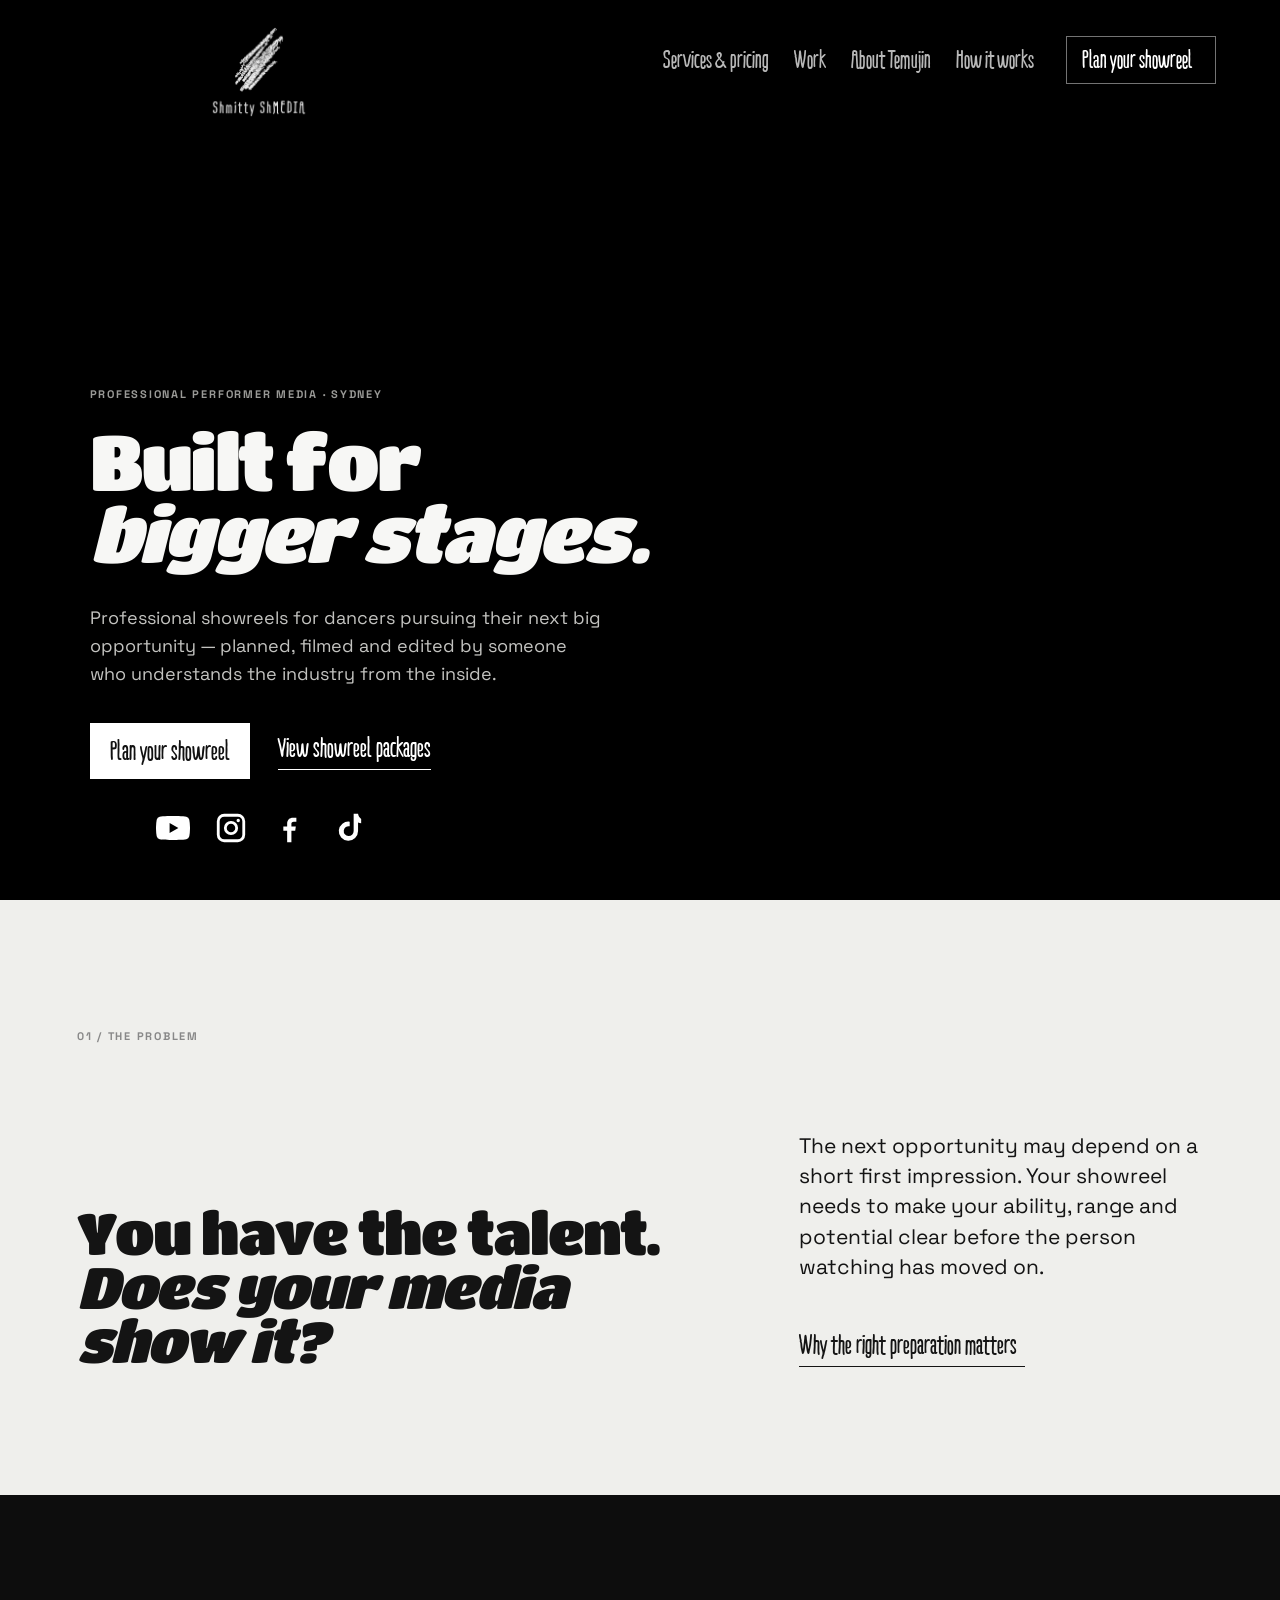
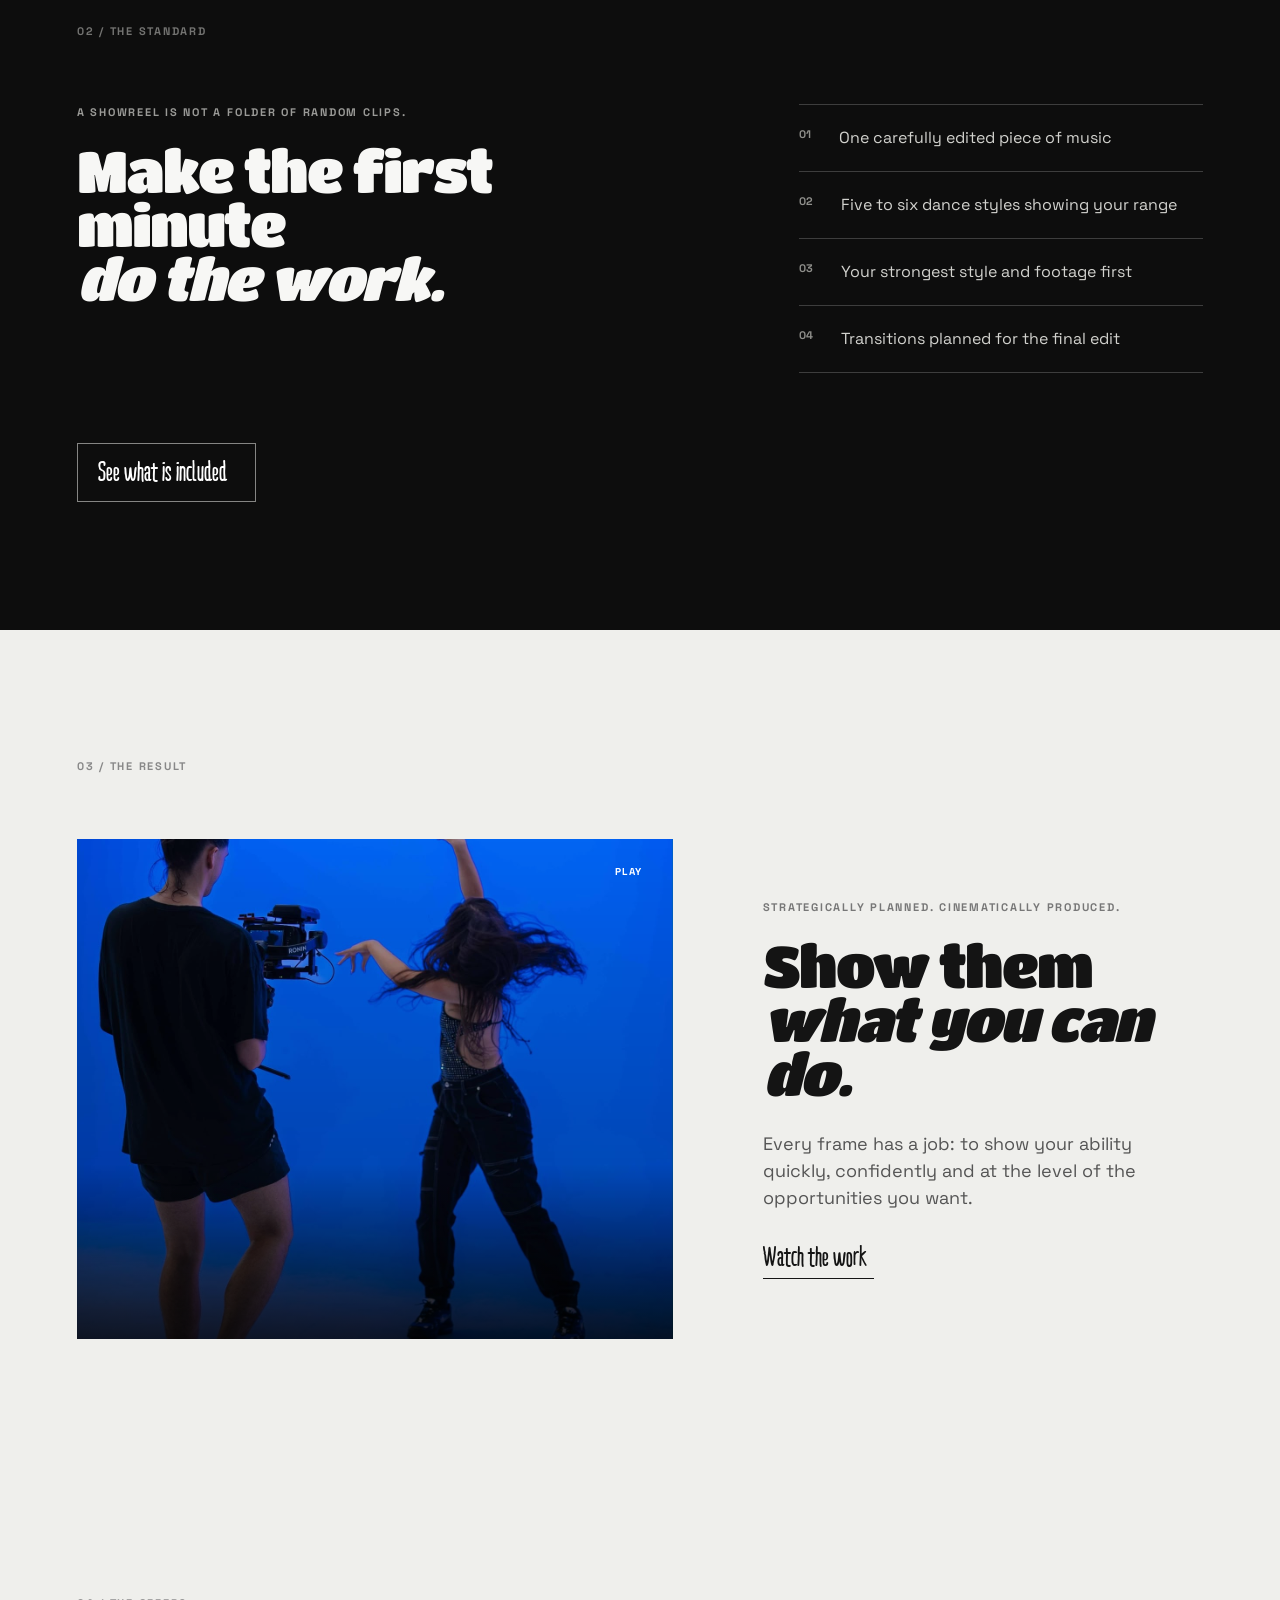
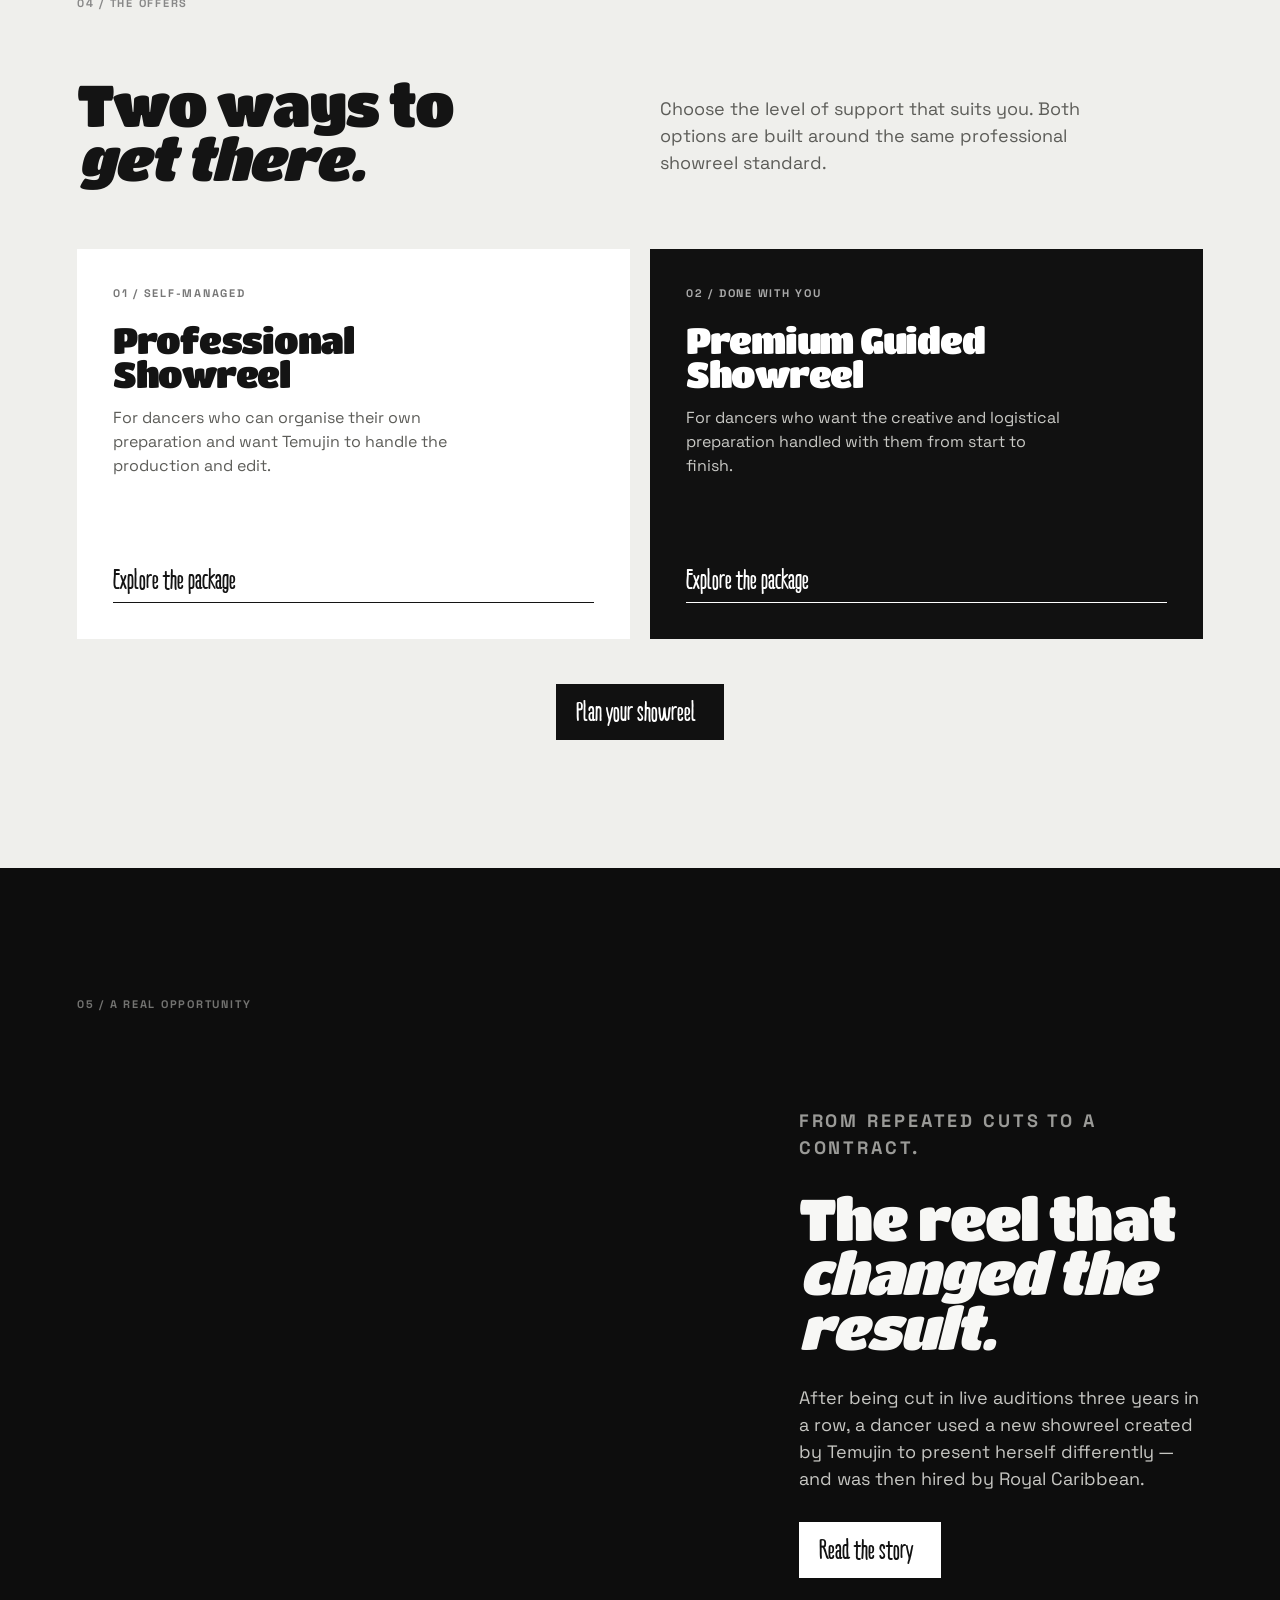
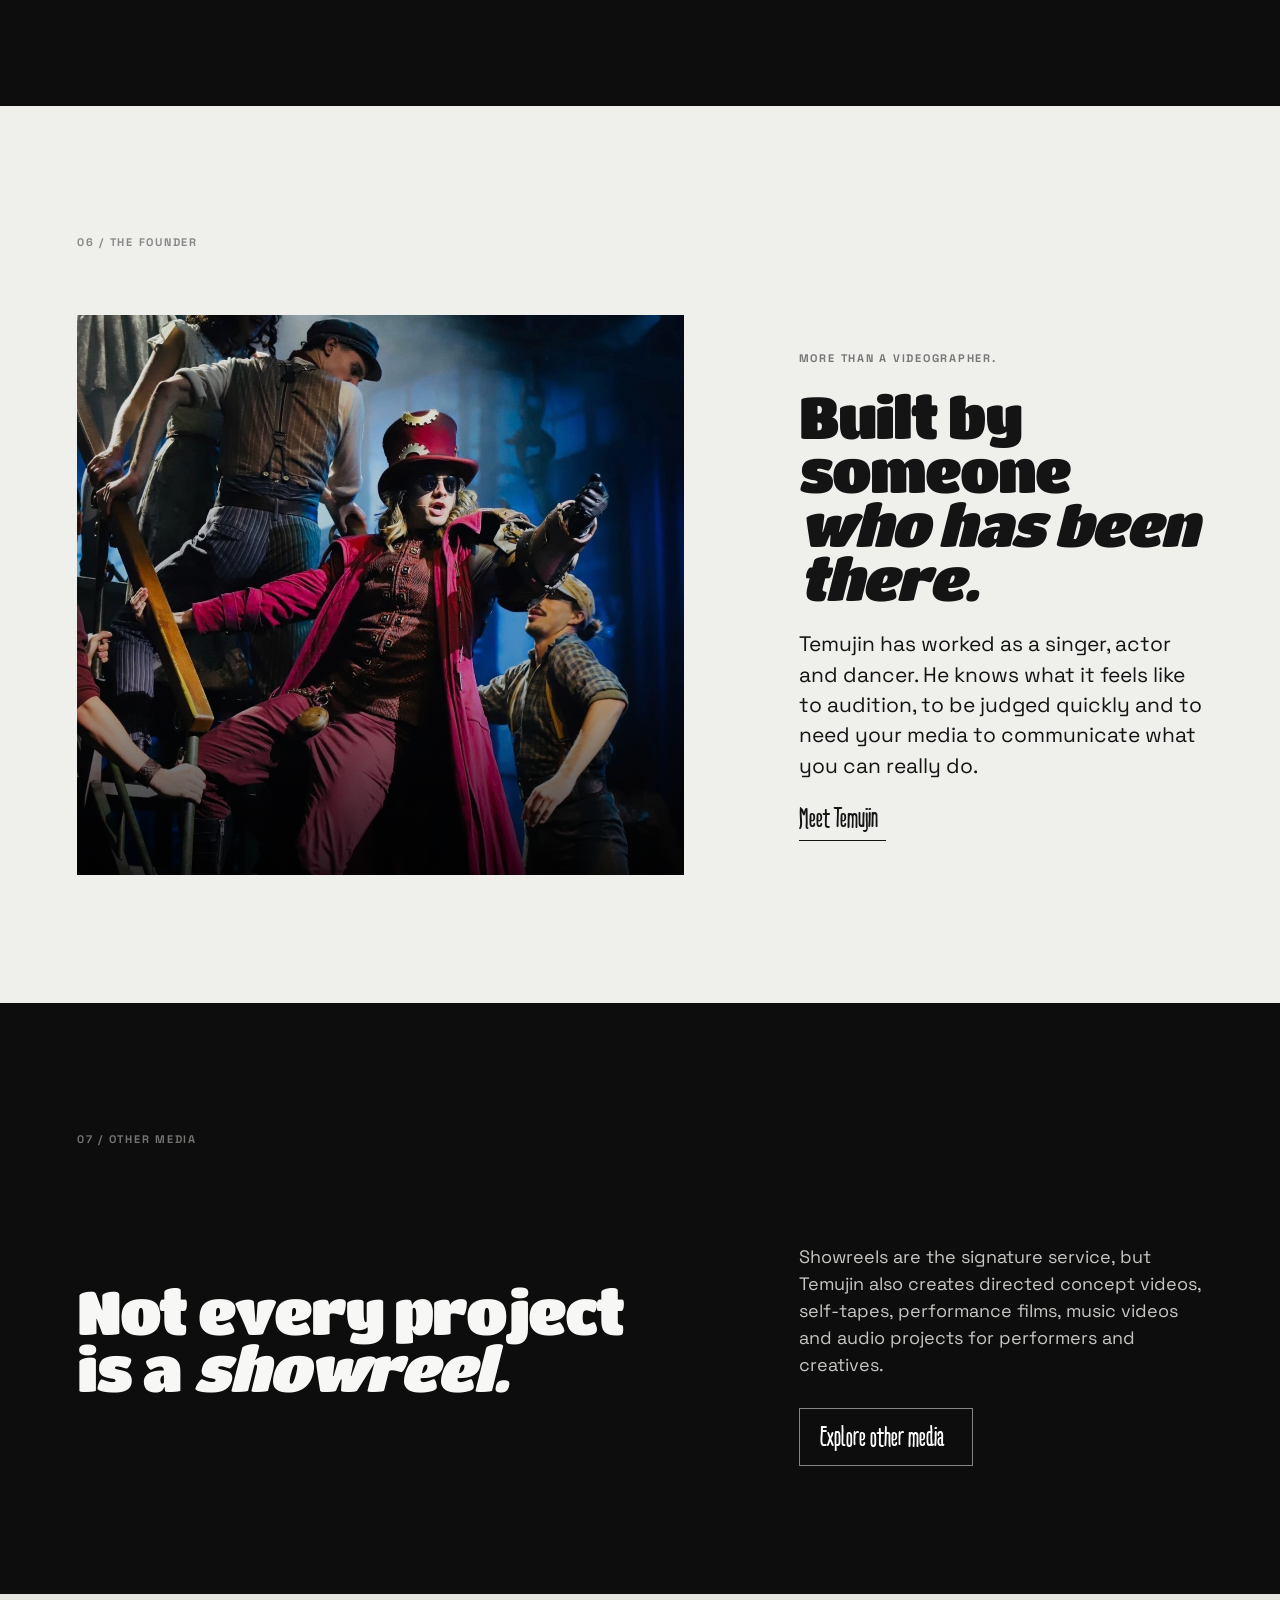
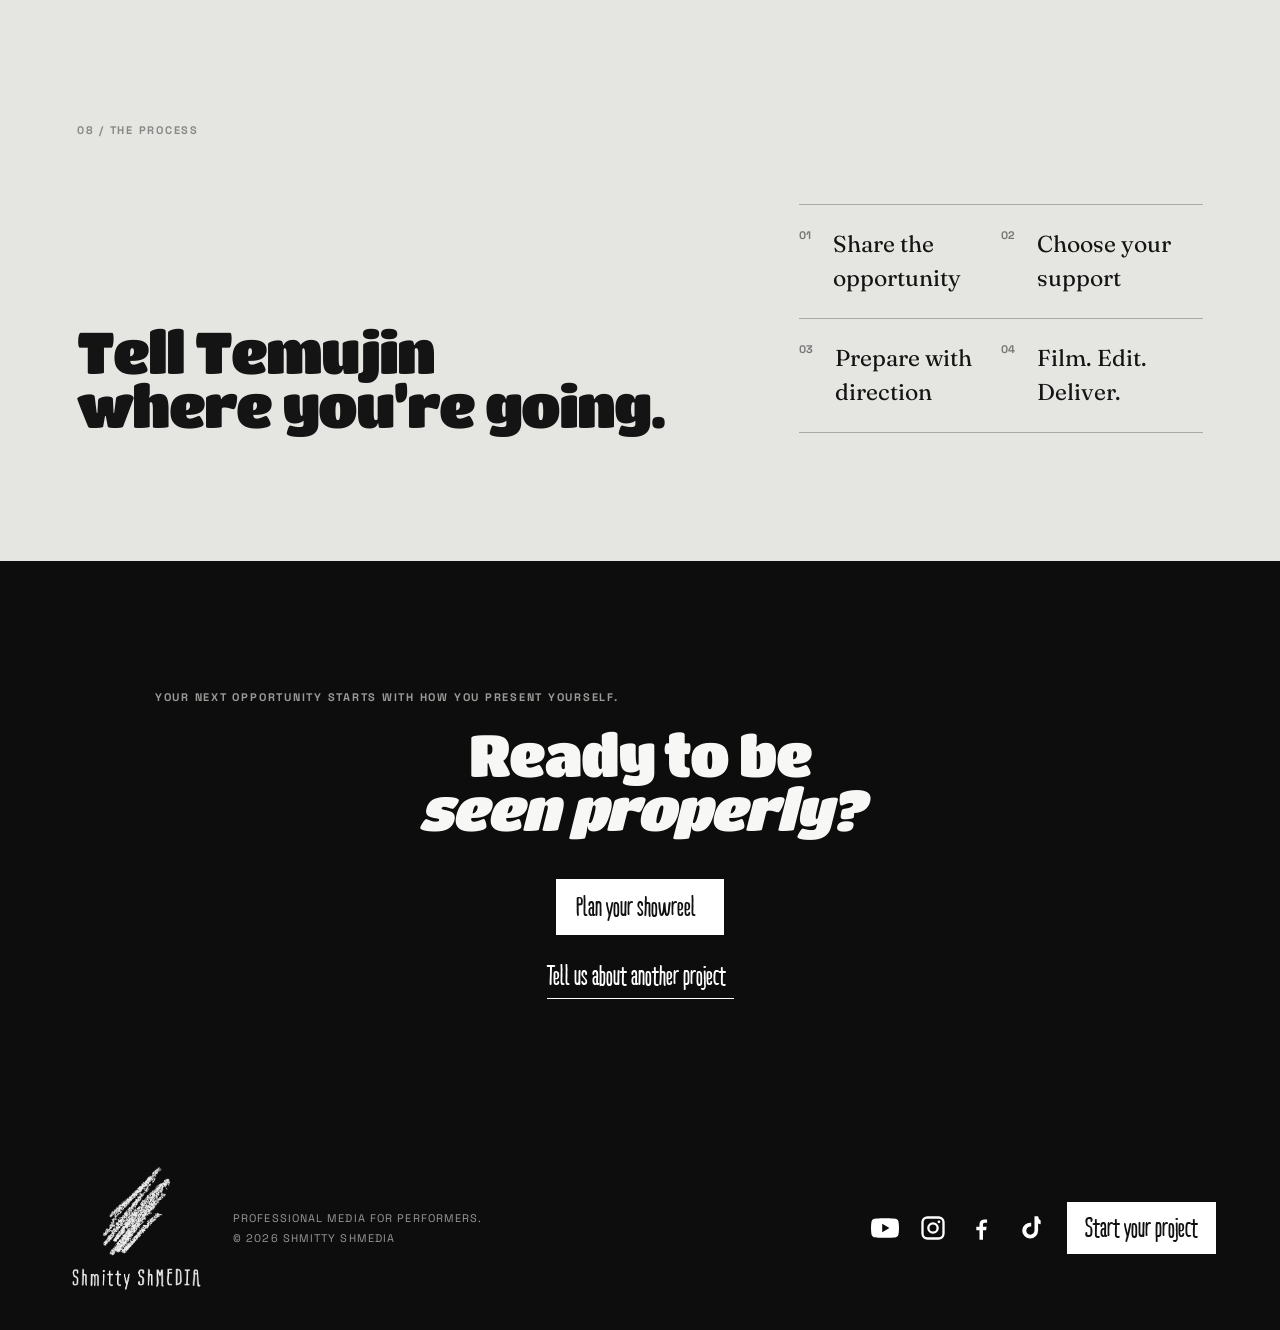
<file: index.html>
<!doctype html>
<html lang="en">
<head>
  <meta charset="utf-8"><meta name="viewport" content="width=device-width, initial-scale=1">
  <title>Shmitty ShMEDIA — Professional media for performers</title>
  <meta name="description" content="Professional showreels, concept videos and performer media by Temujin of Shmitty ShMEDIA.">
  <link rel="preconnect" href="https://fonts.googleapis.com"><link rel="preconnect" href="https://fonts.gstatic.com" crossorigin>
  <link href="https://fonts.googleapis.com/css2?family=Fraunces:opsz,wght@9..144,400;9..144,500;9..144,600&family=Space+Grotesk:wght@400;500;600;700&family=Titan+One&display=swap" rel="stylesheet">
  <link rel="stylesheet" href="styles.css">
</head>
<body class="home">
  <header class="site-header"><a class="brand" href="index.html"><img src="assets/logo_transparent_background.png" alt="Shmitty ShMEDIA"></a><nav><a href="services.html">Services &amp; pricing</a><a href="work.html">Work</a><a href="about.html">About Temujin</a><a href="process.html">How it works</a></nav><a class="header-cta" href="enquire.html">Plan your showreel <span></span></a><button class="menu" aria-label="Open menu">☰</button></header>
  <main>
    <section class="hero dark-section"><div class="hero-copy"><p class="eyebrow">Professional performer media · Sydney</p><h1>Built for<br><em>bigger stages.</em></h1><p class="hero-dek">Professional showreels for dancers pursuing their next big opportunity — planned, filmed and edited by someone who understands the industry from the inside.</p><div class="hero-cta-stack"><div class="actions"><a class="button light" href="enquire.html">Plan your showreel</a><a class="text-link light-link" href="services.html">View showreel packages</a></div><div class="social-strip"><div class="social-links" aria-label="Social links"><a href="https://www.youtube.com/@ShmittyShMEDIA" target="_blank" rel="noopener" aria-label="YouTube"><svg viewBox="0 0 24 24" aria-hidden="true"><path d="M23.5 6.2a3 3 0 0 0-2.1-2.1C19.5 3.6 12 3.6 12 3.6s-7.5 0-9.4.5A3 3 0 0 0 .5 6.2 31 31 0 0 0 0 12a31 31 0 0 0 .5 5.8 3 3 0 0 0 2.1 2.1c1.9.5 9.4.5 9.4.5s7.5 0 9.4-.5a3 3 0 0 0 2.1-2.1A31 31 0 0 0 24 12a31 31 0 0 0-.5-5.8ZM9.6 15.6V8.4L15.8 12l-6.2 3.6Z"/></svg></a><a href="https://www.instagram.com/shmittyshmedia/" target="_blank" rel="noopener" aria-label="Instagram"><svg viewBox="0 0 24 24" aria-hidden="true"><path d="M7.2 2h9.6A5.2 5.2 0 0 1 22 7.2v9.6a5.2 5.2 0 0 1-5.2 5.2H7.2A5.2 5.2 0 0 1 2 16.8V7.2A5.2 5.2 0 0 1 7.2 2Zm0 2A3.2 3.2 0 0 0 4 7.2v9.6A3.2 3.2 0 0 0 7.2 20h9.6a3.2 3.2 0 0 0 3.2-3.2V7.2A3.2 3.2 0 0 0 16.8 4H7.2Zm9.9 1.5a1.2 1.2 0 1 1 0 2.4 1.2 1.2 0 0 1 0-2.4ZM12 7a5 5 0 1 1 0 10 5 5 0 0 1 0-10Zm0 2a3 3 0 1 0 0 6 3 3 0 0 0 0-6Z"/></svg></a><a href="https://www.facebook.com/ShmittyShMEDIA/" target="_blank" rel="noopener" aria-label="Facebook"><svg viewBox="0 0 24 24" aria-hidden="true"><path d="M13.7 22v-8h2.7l.4-3h-3.1V9.1c0-.9.3-1.6 1.7-1.6h1.8V4.8c-.3 0-1.3-.1-2.4-.1-2.4 0-4.1 1.5-4.1 4.2V11H8v3h2.7v8h3Z"/></svg></a><a href="https://www.tiktok.com/@shmittyshmedia" target="_blank" rel="noopener" aria-label="TikTok"><svg viewBox="0 0 24 24" aria-hidden="true"><path d="M16.7 2h3.1c.2 1.5 1 2.8 2.2 3.6v3.1a8.3 8.3 0 0 1-2.2-.6v6.1a6.8 6.8 0 1 1-5.9-6.7v3.3a3.5 3.5 0 1 0 2.8 3.4V2Z"/></svg></a></div></div></div></div><div class="hero-art hero-video"><video autoplay muted playsinline preload="metadata"><source src="assets/hero-00.mp4" type="video/mp4"></video></div></section>
    <section class="statement section"><div class="section-number">01 / THE PROBLEM</div><div class="statement-grid"><h2>You have the talent.<br><em>Does your media show it?</em></h2><div><p class="large-copy">The next opportunity may depend on a short first impression. Your showreel needs to make your ability, range and potential clear before the person watching has moved on.</p><a class="text-link" href="process.html">Why the right preparation matters <span></span></a></div></div></section>
    <section class="standard dark-section section"><div class="section-number">02 / THE STANDARD</div><div class="standard-grid"><div><p class="eyebrow">A showreel is not a folder of random clips.</p><h2>Make the first minute<br><em>do the work.</em></h2></div><div class="standard-list"><div><strong>01</strong><span>One carefully edited piece of music</span></div><div><strong>02</strong><span>Five to six dance styles showing your range</span></div><div><strong>03</strong><span>Your strongest style and footage first</span></div><div><strong>04</strong><span>Transitions planned for the final edit</span></div></div></div><a class="button outline-light" href="services.html">See what is included <span></span></a></section>
    <section class="result section"><div class="section-number">03 / THE RESULT</div><div class="result-card"><div class="result-poster filming-image image-one"><b>PLAY</b></div><div class="result-copy"><p class="eyebrow">Strategically planned. Cinematically produced.</p><h2>Show them<br><em>what you can do.</em></h2><p>Every frame has a job: to show your ability quickly, confidently and at the level of the opportunities you want.</p><a class="text-link" href="work.html">Watch the work <span></span></a></div></div></section>
    <section class="offers off-white section"><div class="section-number">04 / THE OFFERS</div><div class="offers-head"><h2>Two ways to<br><em>get there.</em></h2><p>Choose the level of support that suits you. Both options are built around the same professional showreel standard.</p></div><div class="offer-grid"><article class="offer-card"><div class="offer-top"><p class="eyebrow">01 / Self-managed</p><h3>Professional<br>Showreel</h3><p>For dancers who can organise their own preparation and want Temujin to handle the production and edit.</p></div><a class="text-link" href="services.html#professional">Explore the package <span></span></a></article><article class="offer-card featured"><div class="offer-top"><p class="eyebrow">02 / Done with you</p><h3>Premium Guided<br>Showreel</h3><p>For dancers who want the creative and logistical preparation handled with them from start to finish.</p></div><a class="text-link" href="services.html#premium">Explore the package <span></span></a></article></div><div class="center-cta"><a class="button dark-button" href="enquire.html">Plan your showreel <span></span></a></div></section>
    <section class="case dark-section section"><div class="section-number">05 / A REAL OPPORTUNITY</div><div class="case-grid"><iframe src="https://www.youtube.com/embed/fEyBWprcjmc?controls=1&amp;playsinline=1&amp;rel=0" title="The reel that changed the result - Shelyse Wadley" width="560" height="315" style="display:block;width:100%;height:auto;aspect-ratio:16/9;border:0;min-width:0" loading="lazy" referrerpolicy="strict-origin-when-cross-origin" allow="accelerometer; autoplay; clipboard-write; encrypted-media; gyroscope; picture-in-picture; web-share" allowfullscreen></iframe><div><p class="eyebrow">From repeated cuts to a contract.</p><h2>The reel that<br><em>changed the result.</em></h2><p>After being cut in live auditions three years in a row, a dancer used a new showreel created by Temujin to present herself differently — and was then hired by Royal Caribbean.</p><a class="button light" href="about.html#case-study">Read the story <span></span></a></div></div></section>
    <section class="founder section"><div class="section-number">06 / THE FOUNDER</div><div class="founder-grid"><div class="founder-portrait founder-stage-image"></div><div><p class="eyebrow">More than a videographer.</p><h2>Built by someone<br><em>who has been there.</em></h2><p class="large-copy">Temujin has worked as a singer, actor and dancer. He knows what it feels like to audition, to be judged quickly and to need your media to communicate what you can really do.</p><a class="text-link" href="about.html">Meet Temujin <span></span></a></div></div></section>
    <section class="other dark-section section"><div class="section-number">07 / OTHER MEDIA</div><div class="other-grid"><h2>Not every project<br>is a <em>showreel.</em></h2><div><p>Showreels are the signature service, but Temujin also creates directed concept videos, self-tapes, performance films, music videos and audio projects for performers and creatives.</p><a class="button outline-light" href="services.html#other">Explore other media <span></span></a></div></div></section>
    <section class="process-strip section"><div class="section-number">08 / THE PROCESS</div><div class="process-grid"><h2>Tell Temujin<br>where you’re going.</h2><div class="steps"><div><b>01</b><span>Share the opportunity</span></div><div><b>02</b><span>Choose your support</span></div><div><b>03</b><span>Prepare with direction</span></div><div><b>04</b><span>Film. Edit. Deliver.</span></div></div></div></section>
    <section class="final-cta dark-section section"><p class="eyebrow">Your next opportunity starts with how you present yourself.</p><h2>Ready to be<br><em>seen properly?</em></h2><a class="button light" href="enquire.html">Plan your showreel <span></span></a><a class="text-link light-link" href="enquire.html">Tell us about another project <span></span></a></section>
  </main>
  <footer class="site-footer dark-section"><a class="footer-cta" href="enquire.html">Start your project</a><img src="assets/logo_transparent_background.png" alt="Shmitty ShMEDIA"><div class="footer-copy"><span>Professional media for performers.</span><span>© 2026 Shmitty ShMEDIA</span></div><div class="footer-socials"><div class="social-links" aria-label="Social links"><a href="https://www.youtube.com/@ShmittyShMEDIA" target="_blank" rel="noopener" aria-label="YouTube"><svg viewBox="0 0 24 24" aria-hidden="true"><path d="M23.5 6.2a3 3 0 0 0-2.1-2.1C19.5 3.6 12 3.6 12 3.6s-7.5 0-9.4.5A3 3 0 0 0 .5 6.2 31 31 0 0 0 0 12a31 31 0 0 0 .5 5.8 3 3 0 0 0 2.1 2.1c1.9.5 9.4.5 9.4.5s7.5 0 9.4-.5a3 3 0 0 0 2.1-2.1A31 31 0 0 0 24 12a31 31 0 0 0-.5-5.8ZM9.6 15.6V8.4L15.8 12l-6.2 3.6Z"/></svg></a><a href="https://www.instagram.com/shmittyshmedia/" target="_blank" rel="noopener" aria-label="Instagram"><svg viewBox="0 0 24 24" aria-hidden="true"><path d="M7.2 2h9.6A5.2 5.2 0 0 1 22 7.2v9.6a5.2 5.2 0 0 1-5.2 5.2H7.2A5.2 5.2 0 0 1 2 16.8V7.2A5.2 5.2 0 0 1 7.2 2Zm0 2A3.2 3.2 0 0 0 4 7.2v9.6A3.2 3.2 0 0 0 7.2 20h9.6a3.2 3.2 0 0 0 3.2-3.2V7.2A3.2 3.2 0 0 0 16.8 4H7.2Zm9.9 1.5a1.2 1.2 0 1 1 0 2.4 1.2 1.2 0 0 1 0-2.4ZM12 7a5 5 0 1 1 0 10 5 5 0 0 1 0-10Zm0 2a3 3 0 1 0 0 6 3 3 0 0 0 0-6Z"/></svg></a><a href="https://www.facebook.com/ShmittyShMEDIA/" target="_blank" rel="noopener" aria-label="Facebook"><svg viewBox="0 0 24 24" aria-hidden="true"><path d="M13.7 22v-8h2.7l.4-3h-3.1V9.1c0-.9.3-1.6 1.7-1.6h1.8V4.8c-.3 0-1.3-.1-2.4-.1-2.4 0-4.1 1.5-4.1 4.2V11H8v3h2.7v8h3Z"/></svg></a><a href="https://www.tiktok.com/@shmittyshmedia" target="_blank" rel="noopener" aria-label="TikTok"><svg viewBox="0 0 24 24" aria-hidden="true"><path d="M16.7 2h3.1c.2 1.5 1 2.8 2.2 3.6v3.1a8.3 8.3 0 0 1-2.2-.6v6.1a6.8 6.8 0 1 1-5.9-6.7v3.3a3.5 3.5 0 1 0 2.8 3.4V2Z"/></svg></a></div></div></footer>
  <script src="script.js"></script>
</body></html>
</file>
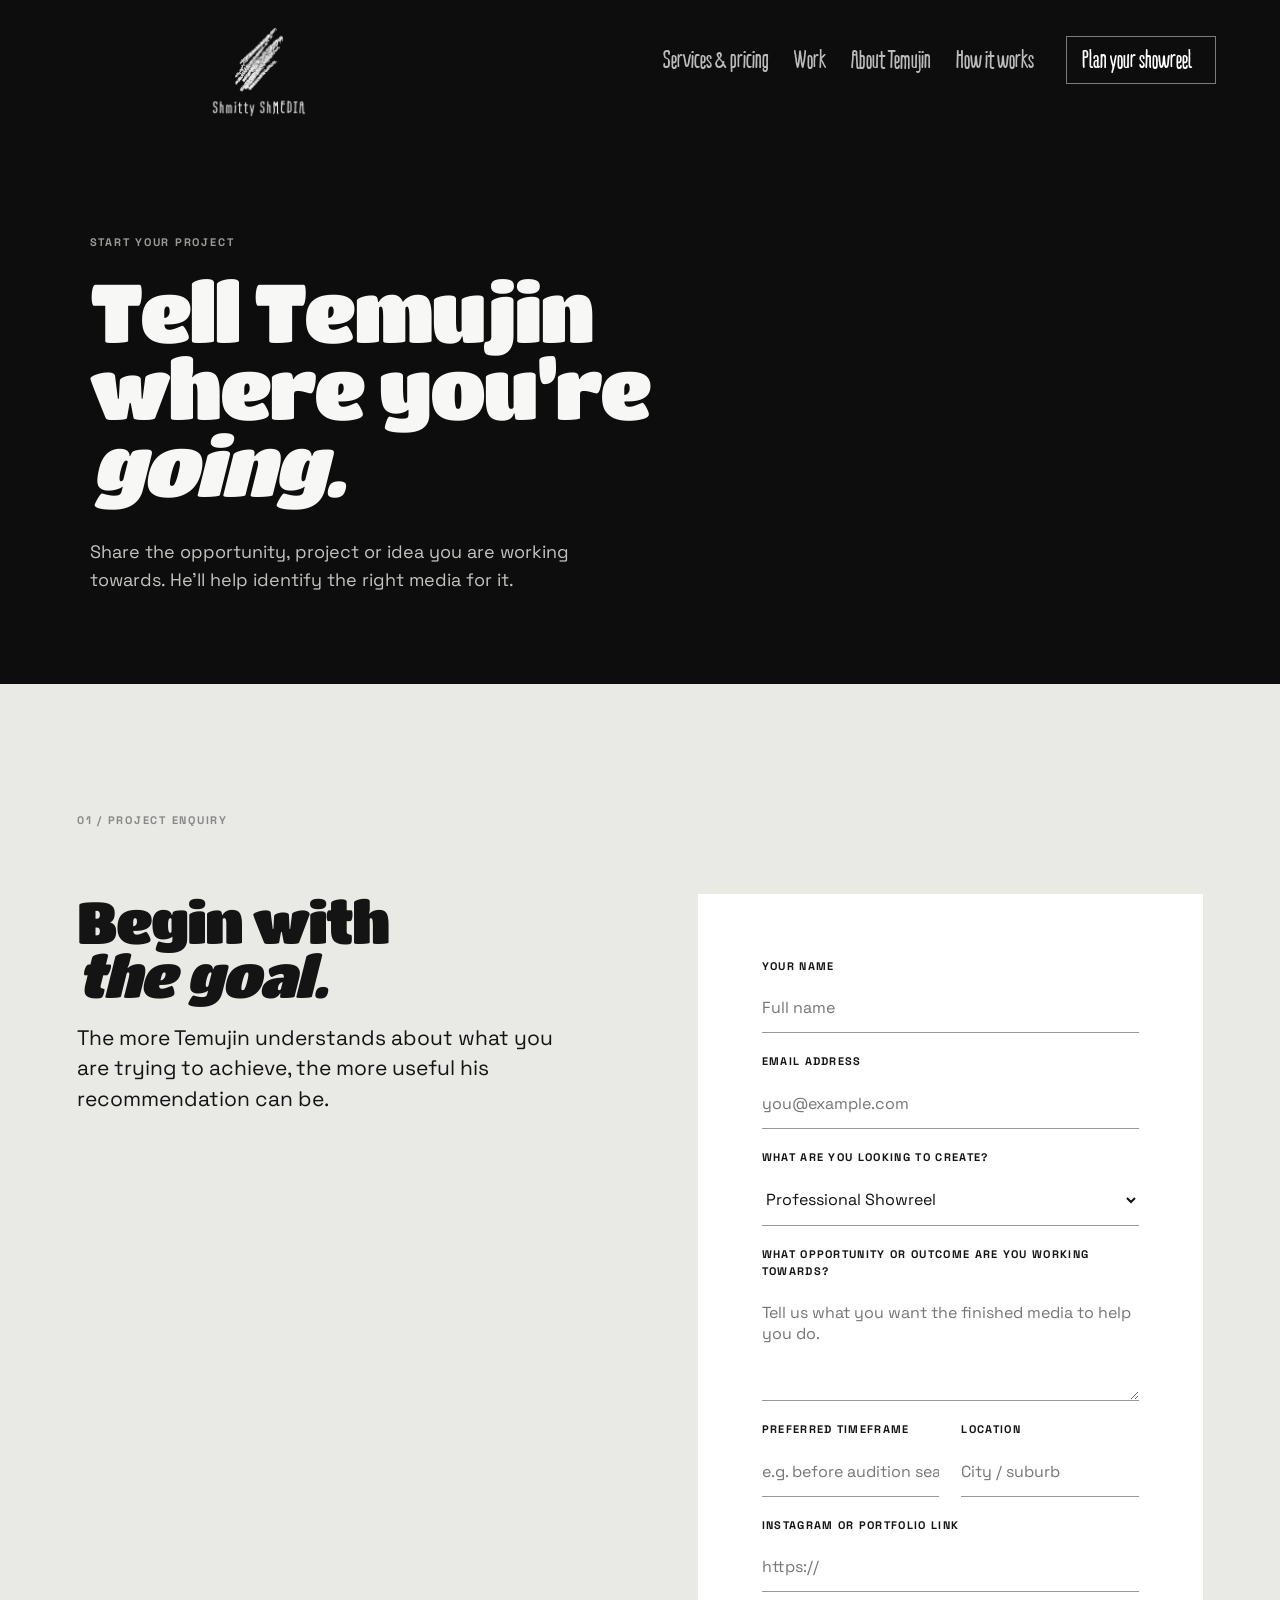
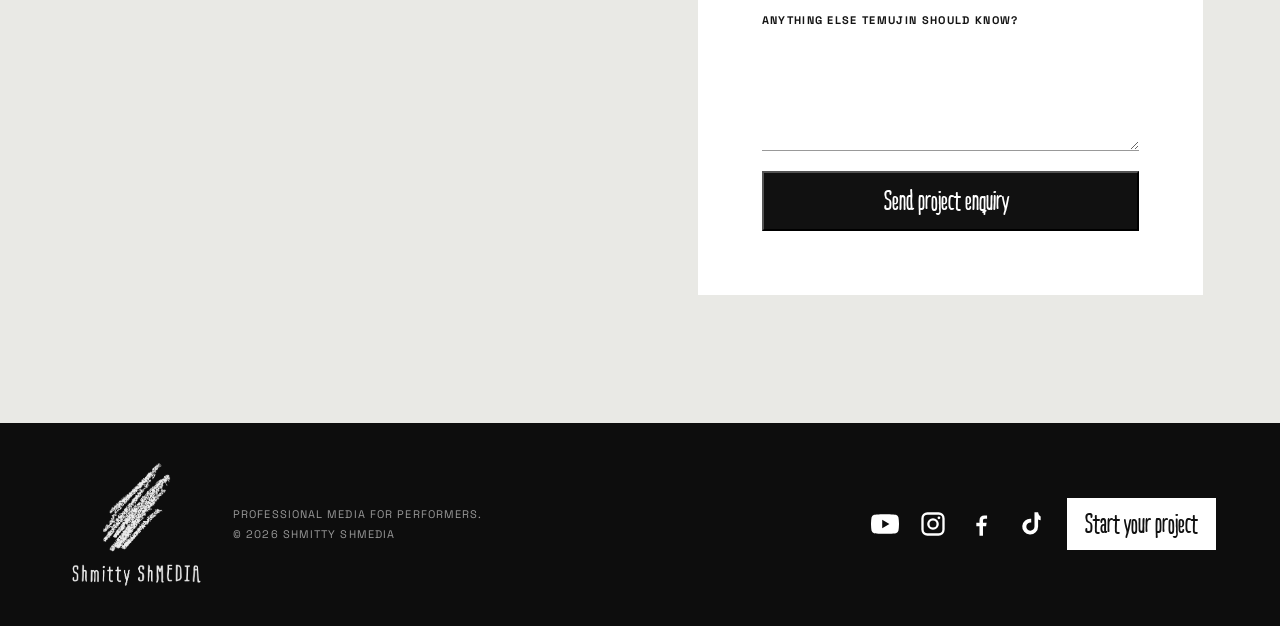
<file: enquire.html>
<!doctype html><html lang="en"><head><meta charset="utf-8"><meta name="viewport" content="width=device-width, initial-scale=1"><title>Start Your Project — Shmitty ShMEDIA</title><meta name="description" content="Tell Temujin what you are creating and what opportunity you are pursuing."><link rel="preconnect" href="https://fonts.googleapis.com"><link rel="preconnect" href="https://fonts.gstatic.com" crossorigin><link href="https://fonts.googleapis.com/css2?family=Fraunces:opsz,wght@9..144,400;9..144,500;9..144,600&family=Space+Grotesk:wght@400;500;600;700&family=Titan+One&display=swap" rel="stylesheet"><link rel="stylesheet" href="styles.css"></head><body><header class="site-header"><a class="brand" href="index.html"><img src="assets/logo_transparent_background.png" alt="Shmitty ShMEDIA"></a><nav><a href="services.html">Services &amp; pricing</a><a href="work.html">Work</a><a href="about.html">About Temujin</a><a href="process.html">How it works</a></nav><a class="header-cta" href="enquire.html">Plan your showreel <span></span></a><button class="menu" aria-label="Open menu">☰</button></header><main><section class="page-hero dark-section"><p class="eyebrow">Start your project</p><h1>Tell Temujin<br>where you’re<br><em>going.</em></h1><p class="hero-dek">Share the opportunity, project or idea you are working towards. He’ll help identify the right media for it.</p></section><section class="enquiry section"><div class="section-number">01 / PROJECT ENQUIRY</div><div class="enquiry-grid"><div><h2>Begin with<br><em>the goal.</em></h2><p class="large-copy">The more Temujin understands about what you are trying to achieve, the more useful his recommendation can be.</p></div><form onsubmit="event.preventDefault();this.innerHTML='<div class=success><p class=eyebrow>Enquiry received</p><h2>We’ll be in<br><em>touch.</em></h2><p>Thanks for sharing your project. Temujin will review the details and get back to you.</p></div>'"><label>Your name<input required name="name" placeholder="Full name"></label><label>Email address<input required type="email" name="email" placeholder="you@example.com"></label><label>What are you looking to create?<select name="service"><option>Professional Showreel</option><option>Premium Guided Showreel</option><option>Dance Concept Video</option><option>Self-tape or audition media</option><option>Performance or event video</option><option>Music or audio project</option><option>Something else</option></select></label><label>What opportunity or outcome are you working towards?<textarea name="goal" rows="4" placeholder="Tell us what you want the finished media to help you do."></textarea></label><div class="form-two"><label>Preferred timeframe<input name="timeframe" placeholder="e.g. before audition season"></label><label>Location<input name="location" placeholder="City / suburb"></label></div><label>Instagram or portfolio link<input name="link" placeholder="https://"></label><label>Anything else Temujin should know?<textarea name="message" rows="4"></textarea></label><button class="button dark-button" type="submit">Send project enquiry <span></span></button></form></div></section></main><footer class="site-footer dark-section"><a class="footer-cta" href="enquire.html">Start your project</a><img src="assets/logo_transparent_background.png" alt="Shmitty ShMEDIA"><div class="footer-copy"><span>Professional media for performers.</span><span>© 2026 Shmitty ShMEDIA</span></div><div class="footer-socials"><div class="social-links" aria-label="Social links"><a href="https://www.youtube.com/@ShmittyShMEDIA" target="_blank" rel="noopener" aria-label="YouTube"><svg viewBox="0 0 24 24" aria-hidden="true"><path d="M23.5 6.2a3 3 0 0 0-2.1-2.1C19.5 3.6 12 3.6 12 3.6s-7.5 0-9.4.5A3 3 0 0 0 .5 6.2 31 31 0 0 0 0 12a31 31 0 0 0 .5 5.8 3 3 0 0 0 2.1 2.1c1.9.5 9.4.5 9.4.5s7.5 0 9.4-.5a3 3 0 0 0 2.1-2.1A31 31 0 0 0 24 12a31 31 0 0 0-.5-5.8ZM9.6 15.6V8.4L15.8 12l-6.2 3.6Z"/></svg></a><a href="https://www.instagram.com/shmittyshmedia/" target="_blank" rel="noopener" aria-label="Instagram"><svg viewBox="0 0 24 24" aria-hidden="true"><path d="M7.2 2h9.6A5.2 5.2 0 0 1 22 7.2v9.6a5.2 5.2 0 0 1-5.2 5.2H7.2A5.2 5.2 0 0 1 2 16.8V7.2A5.2 5.2 0 0 1 7.2 2Zm0 2A3.2 3.2 0 0 0 4 7.2v9.6A3.2 3.2 0 0 0 7.2 20h9.6a3.2 3.2 0 0 0 3.2-3.2V7.2A3.2 3.2 0 0 0 16.8 4H7.2Zm9.9 1.5a1.2 1.2 0 1 1 0 2.4 1.2 1.2 0 0 1 0-2.4ZM12 7a5 5 0 1 1 0 10 5 5 0 0 1 0-10Zm0 2a3 3 0 1 0 0 6 3 3 0 0 0 0-6Z"/></svg></a><a href="https://www.facebook.com/ShmittyShMEDIA/" target="_blank" rel="noopener" aria-label="Facebook"><svg viewBox="0 0 24 24" aria-hidden="true"><path d="M13.7 22v-8h2.7l.4-3h-3.1V9.1c0-.9.3-1.6 1.7-1.6h1.8V4.8c-.3 0-1.3-.1-2.4-.1-2.4 0-4.1 1.5-4.1 4.2V11H8v3h2.7v8h3Z"/></svg></a><a href="https://www.tiktok.com/@shmittyshmedia" target="_blank" rel="noopener" aria-label="TikTok"><svg viewBox="0 0 24 24" aria-hidden="true"><path d="M16.7 2h3.1c.2 1.5 1 2.8 2.2 3.6v3.1a8.3 8.3 0 0 1-2.2-.6v6.1a6.8 6.8 0 1 1-5.9-6.7v3.3a3.5 3.5 0 1 0 2.8 3.4V2Z"/></svg></a></div></div></footer><script src="script.js"></script></body></html>
</file>
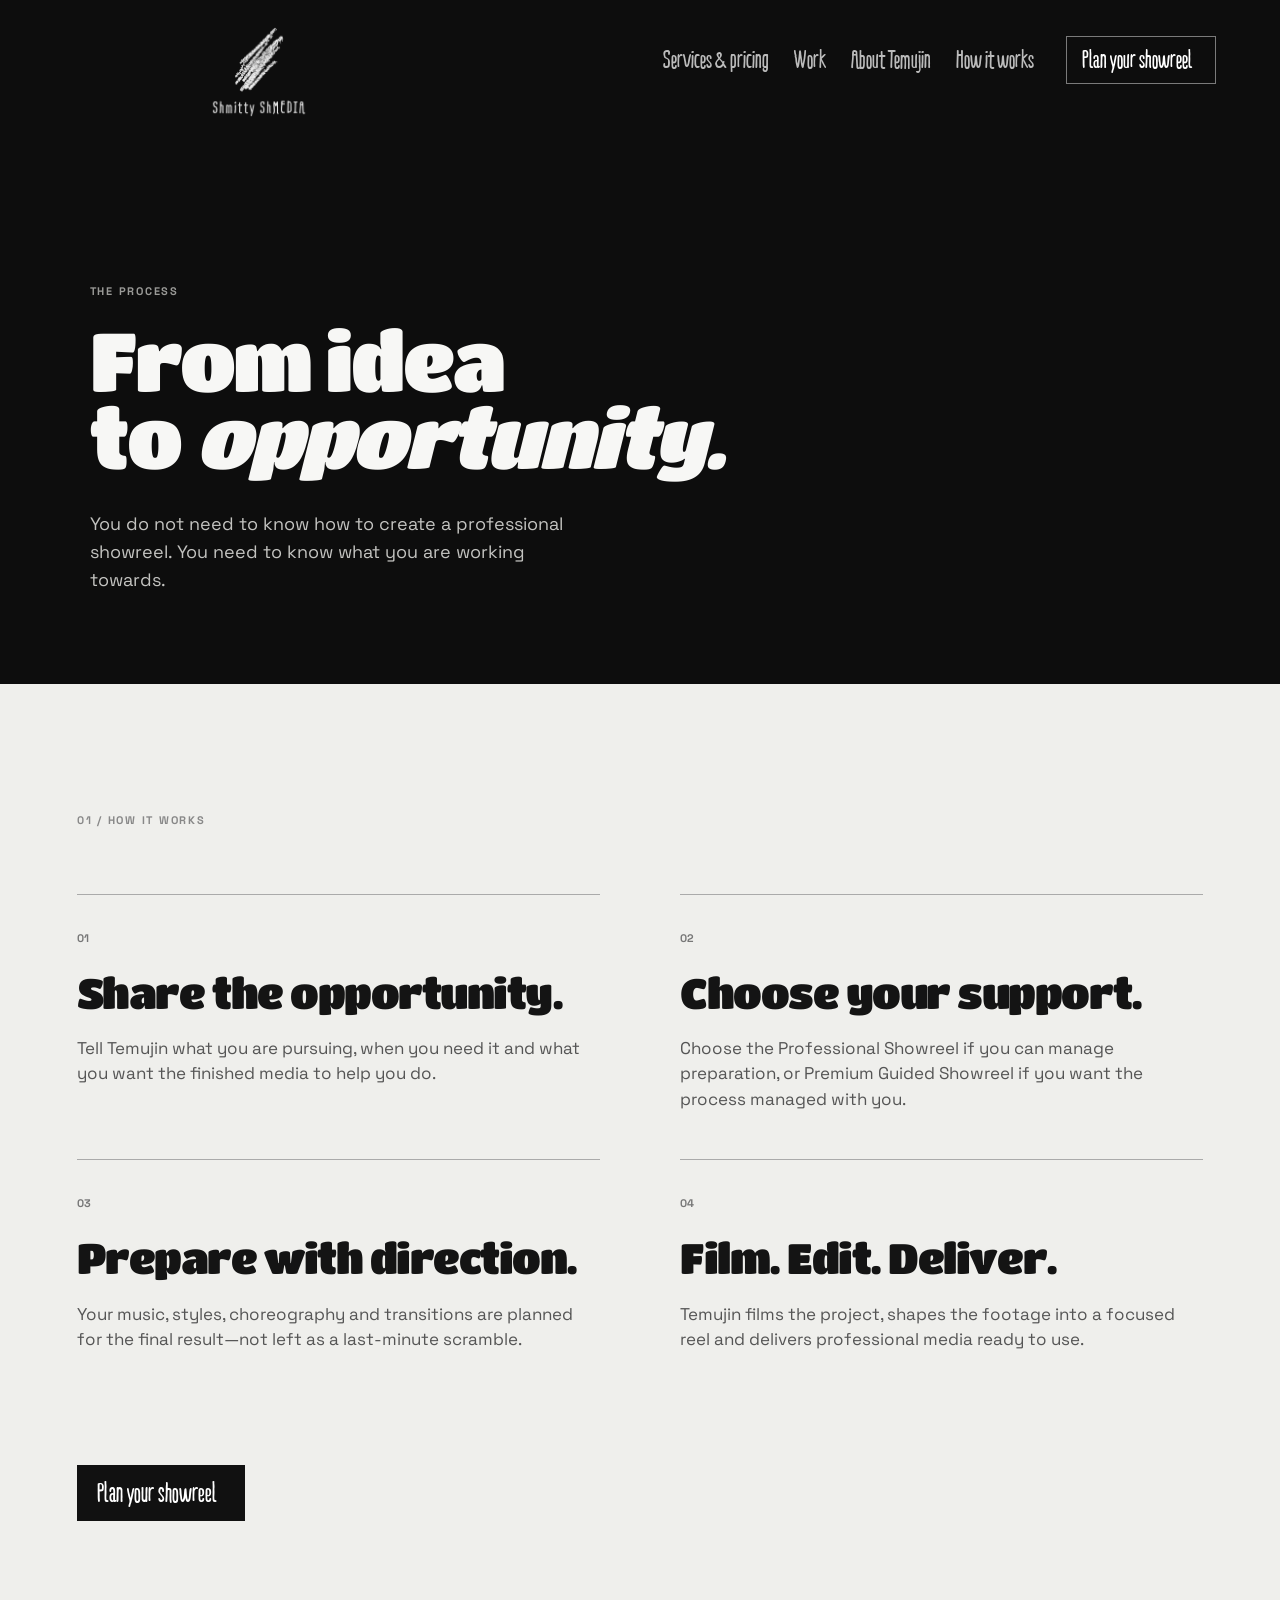
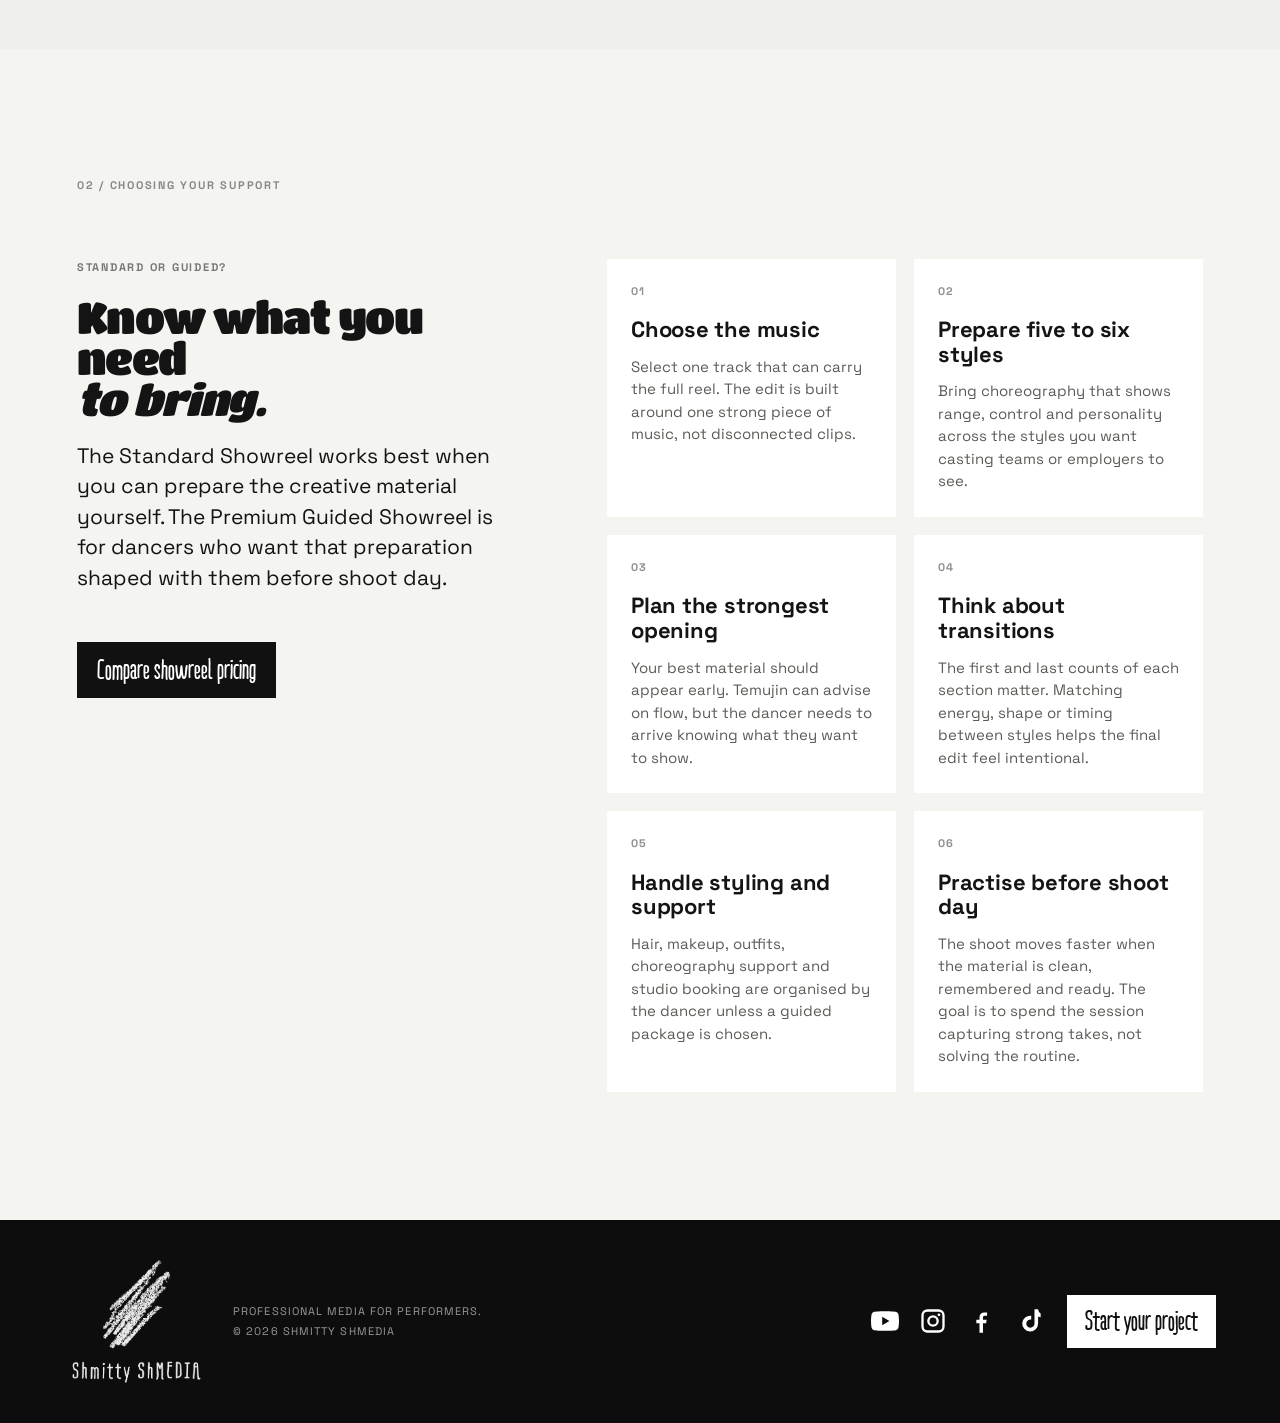
<file: process.html>
<!doctype html><html lang="en"><head><meta charset="utf-8"><meta name="viewport" content="width=device-width, initial-scale=1"><title>How It Works — Shmitty ShMEDIA</title><meta name="description" content="The Shmitty ShMEDIA process for professional performer media."><link rel="preconnect" href="https://fonts.googleapis.com"><link rel="preconnect" href="https://fonts.gstatic.com" crossorigin><link href="https://fonts.googleapis.com/css2?family=Fraunces:opsz,wght@9..144,400;9..144,500;9..144,600&family=Space+Grotesk:wght@400;500;600;700&family=Titan+One&display=swap" rel="stylesheet"><link rel="stylesheet" href="styles.css"></head><body><header class="site-header"><a class="brand" href="index.html"><img src="assets/logo_transparent_background.png" alt="Shmitty ShMEDIA"></a><nav><a href="services.html">Services &amp; pricing</a><a href="work.html">Work</a><a href="about.html">About Temujin</a><a href="process.html">How it works</a></nav><a class="header-cta" href="enquire.html">Plan your showreel <span></span></a><button class="menu" aria-label="Open menu">☰</button></header><main><section class="page-hero dark-section"><p class="eyebrow">The process</p><h1>From idea<br>to <em>opportunity.</em></h1><p class="hero-dek">You do not need to know how to create a professional showreel. You need to know what you are working towards.</p></section><section class="process-detail section"><div class="section-number">01 / HOW IT WORKS</div><div class="big-steps"><div><b>01</b><h2>Share the opportunity.</h2><p>Tell Temujin what you are pursuing, when you need it and what you want the finished media to help you do.</p></div><div><b>02</b><h2>Choose your support.</h2><p>Choose the Professional Showreel if you can manage preparation, or Premium Guided Showreel if you want the process managed with you.</p></div><div><b>03</b><h2>Prepare with direction.</h2><p>Your music, styles, choreography and transitions are planned for the final result—not left as a last-minute scramble.</p></div><div><b>04</b><h2>Film. Edit. Deliver.</h2><p>Temujin films the project, shapes the footage into a focused reel and delivers professional media ready to use.</p></div></div><a class="button dark-button" href="enquire.html">Plan your showreel <span></span></a></section><section class="prep-scope section" id="choose-showreel-package"><div class="section-number">02 / CHOOSING YOUR SUPPORT</div><div class="prep-grid"><div><p class="eyebrow">Standard or guided?</p><h2>Know what you need<br><em>to bring.</em></h2><p class="large-copy">The Standard Showreel works best when you can prepare the creative material yourself. The Premium Guided Showreel is for dancers who want that preparation shaped with them before shoot day.</p><a class="button dark-button" href="services.html#professional">Compare showreel pricing</a></div><div class="prep-list"><article><b>01</b><h3>Choose the music</h3><p>Select one track that can carry the full reel. The edit is built around one strong piece of music, not disconnected clips.</p></article><article><b>02</b><h3>Prepare five to six styles</h3><p>Bring choreography that shows range, control and personality across the styles you want casting teams or employers to see.</p></article><article><b>03</b><h3>Plan the strongest opening</h3><p>Your best material should appear early. Temujin can advise on flow, but the dancer needs to arrive knowing what they want to show.</p></article><article><b>04</b><h3>Think about transitions</h3><p>The first and last counts of each section matter. Matching energy, shape or timing between styles helps the final edit feel intentional.</p></article><article><b>05</b><h3>Handle styling and support</h3><p>Hair, makeup, outfits, choreography support and studio booking are organised by the dancer unless a guided package is chosen.</p></article><article><b>06</b><h3>Practise before shoot day</h3><p>The shoot moves faster when the material is clean, remembered and ready. The goal is to spend the session capturing strong takes, not solving the routine.</p></article></div></div></section></main><footer class="site-footer dark-section"><a class="footer-cta" href="enquire.html">Start your project</a><img src="assets/logo_transparent_background.png" alt="Shmitty ShMEDIA"><div class="footer-copy"><span>Professional media for performers.</span><span>© 2026 Shmitty ShMEDIA</span></div><div class="footer-socials"><div class="social-links" aria-label="Social links"><a href="https://www.youtube.com/@ShmittyShMEDIA" target="_blank" rel="noopener" aria-label="YouTube"><svg viewBox="0 0 24 24" aria-hidden="true"><path d="M23.5 6.2a3 3 0 0 0-2.1-2.1C19.5 3.6 12 3.6 12 3.6s-7.5 0-9.4.5A3 3 0 0 0 .5 6.2 31 31 0 0 0 0 12a31 31 0 0 0 .5 5.8 3 3 0 0 0 2.1 2.1c1.9.5 9.4.5 9.4.5s7.5 0 9.4-.5a3 3 0 0 0 2.1-2.1A31 31 0 0 0 24 12a31 31 0 0 0-.5-5.8ZM9.6 15.6V8.4L15.8 12l-6.2 3.6Z"/></svg></a><a href="https://www.instagram.com/shmittyshmedia/" target="_blank" rel="noopener" aria-label="Instagram"><svg viewBox="0 0 24 24" aria-hidden="true"><path d="M7.2 2h9.6A5.2 5.2 0 0 1 22 7.2v9.6a5.2 5.2 0 0 1-5.2 5.2H7.2A5.2 5.2 0 0 1 2 16.8V7.2A5.2 5.2 0 0 1 7.2 2Zm0 2A3.2 3.2 0 0 0 4 7.2v9.6A3.2 3.2 0 0 0 7.2 20h9.6a3.2 3.2 0 0 0 3.2-3.2V7.2A3.2 3.2 0 0 0 16.8 4H7.2Zm9.9 1.5a1.2 1.2 0 1 1 0 2.4 1.2 1.2 0 0 1 0-2.4ZM12 7a5 5 0 1 1 0 10 5 5 0 0 1 0-10Zm0 2a3 3 0 1 0 0 6 3 3 0 0 0 0-6Z"/></svg></a><a href="https://www.facebook.com/ShmittyShMEDIA/" target="_blank" rel="noopener" aria-label="Facebook"><svg viewBox="0 0 24 24" aria-hidden="true"><path d="M13.7 22v-8h2.7l.4-3h-3.1V9.1c0-.9.3-1.6 1.7-1.6h1.8V4.8c-.3 0-1.3-.1-2.4-.1-2.4 0-4.1 1.5-4.1 4.2V11H8v3h2.7v8h3Z"/></svg></a><a href="https://www.tiktok.com/@shmittyshmedia" target="_blank" rel="noopener" aria-label="TikTok"><svg viewBox="0 0 24 24" aria-hidden="true"><path d="M16.7 2h3.1c.2 1.5 1 2.8 2.2 3.6v3.1a8.3 8.3 0 0 1-2.2-.6v6.1a6.8 6.8 0 1 1-5.9-6.7v3.3a3.5 3.5 0 1 0 2.8 3.4V2Z"/></svg></a></div></div></footer><script src="script.js"></script></body></html>
</file>
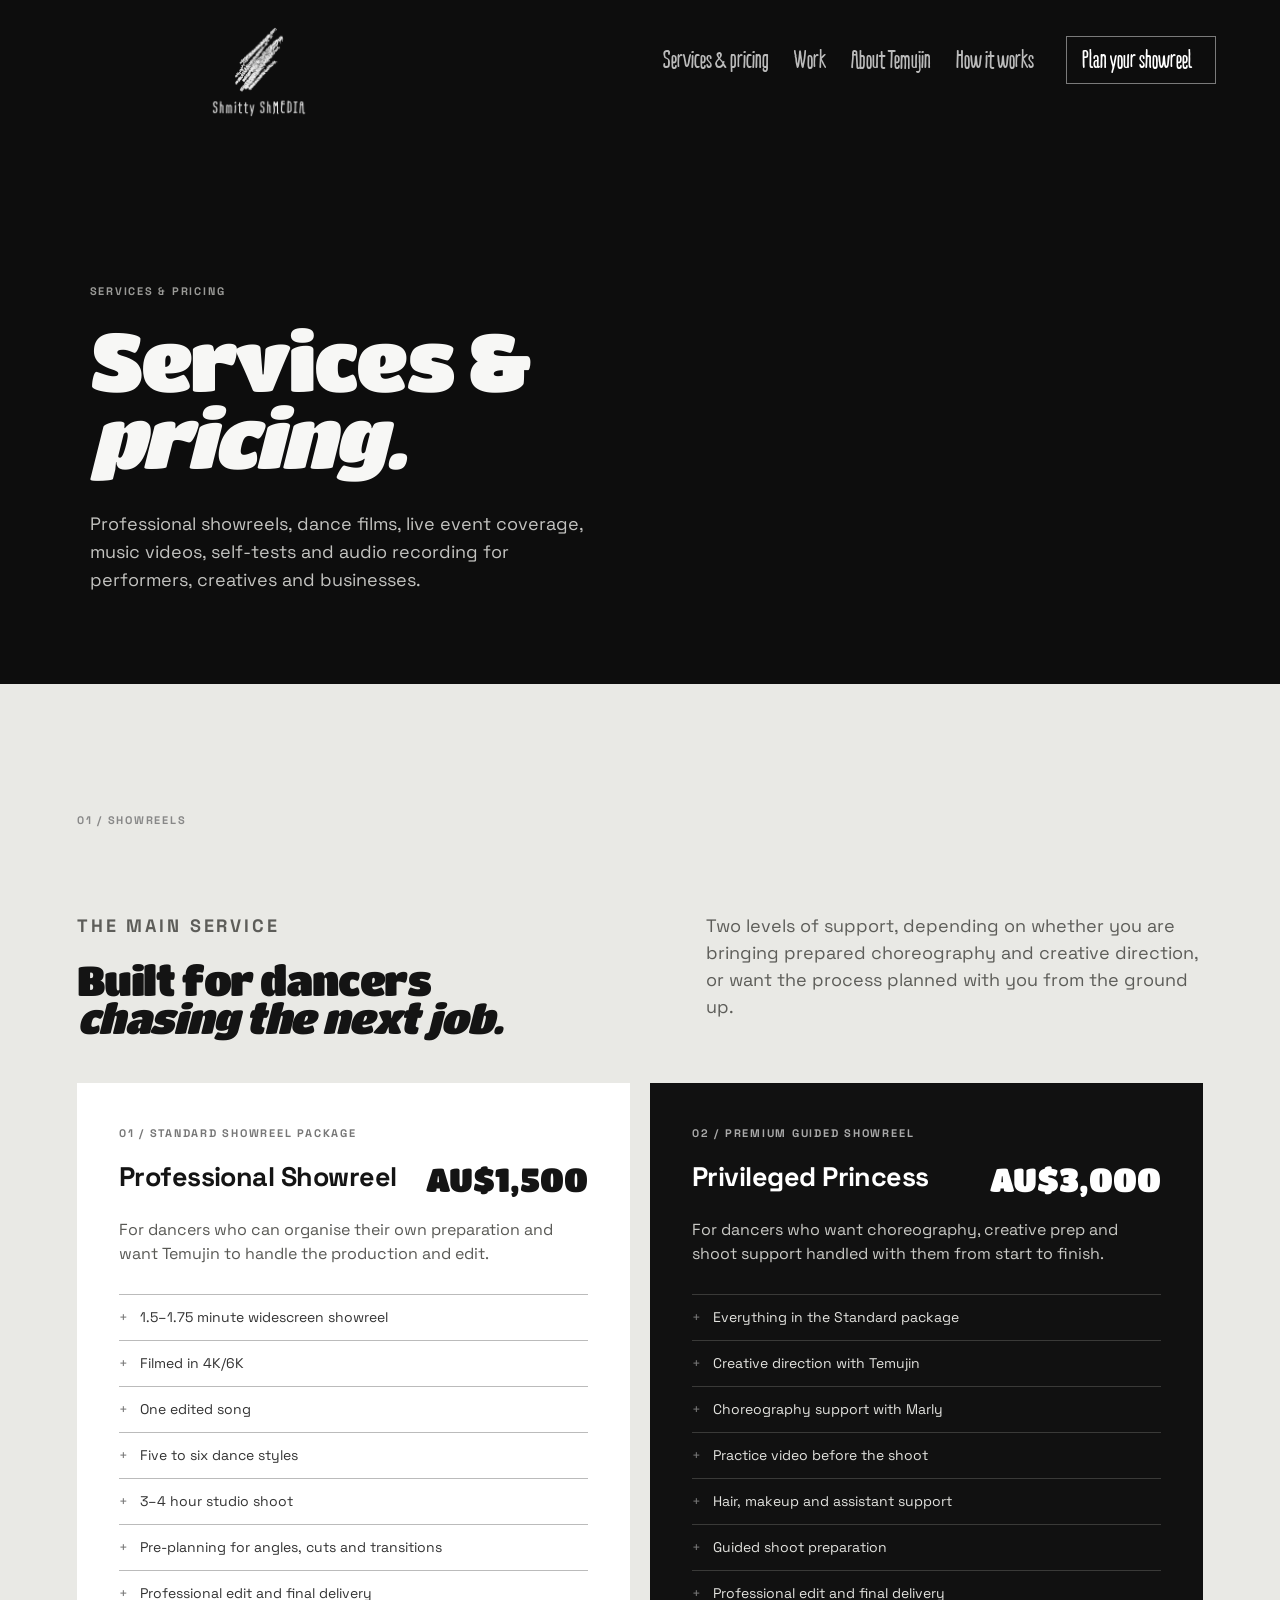
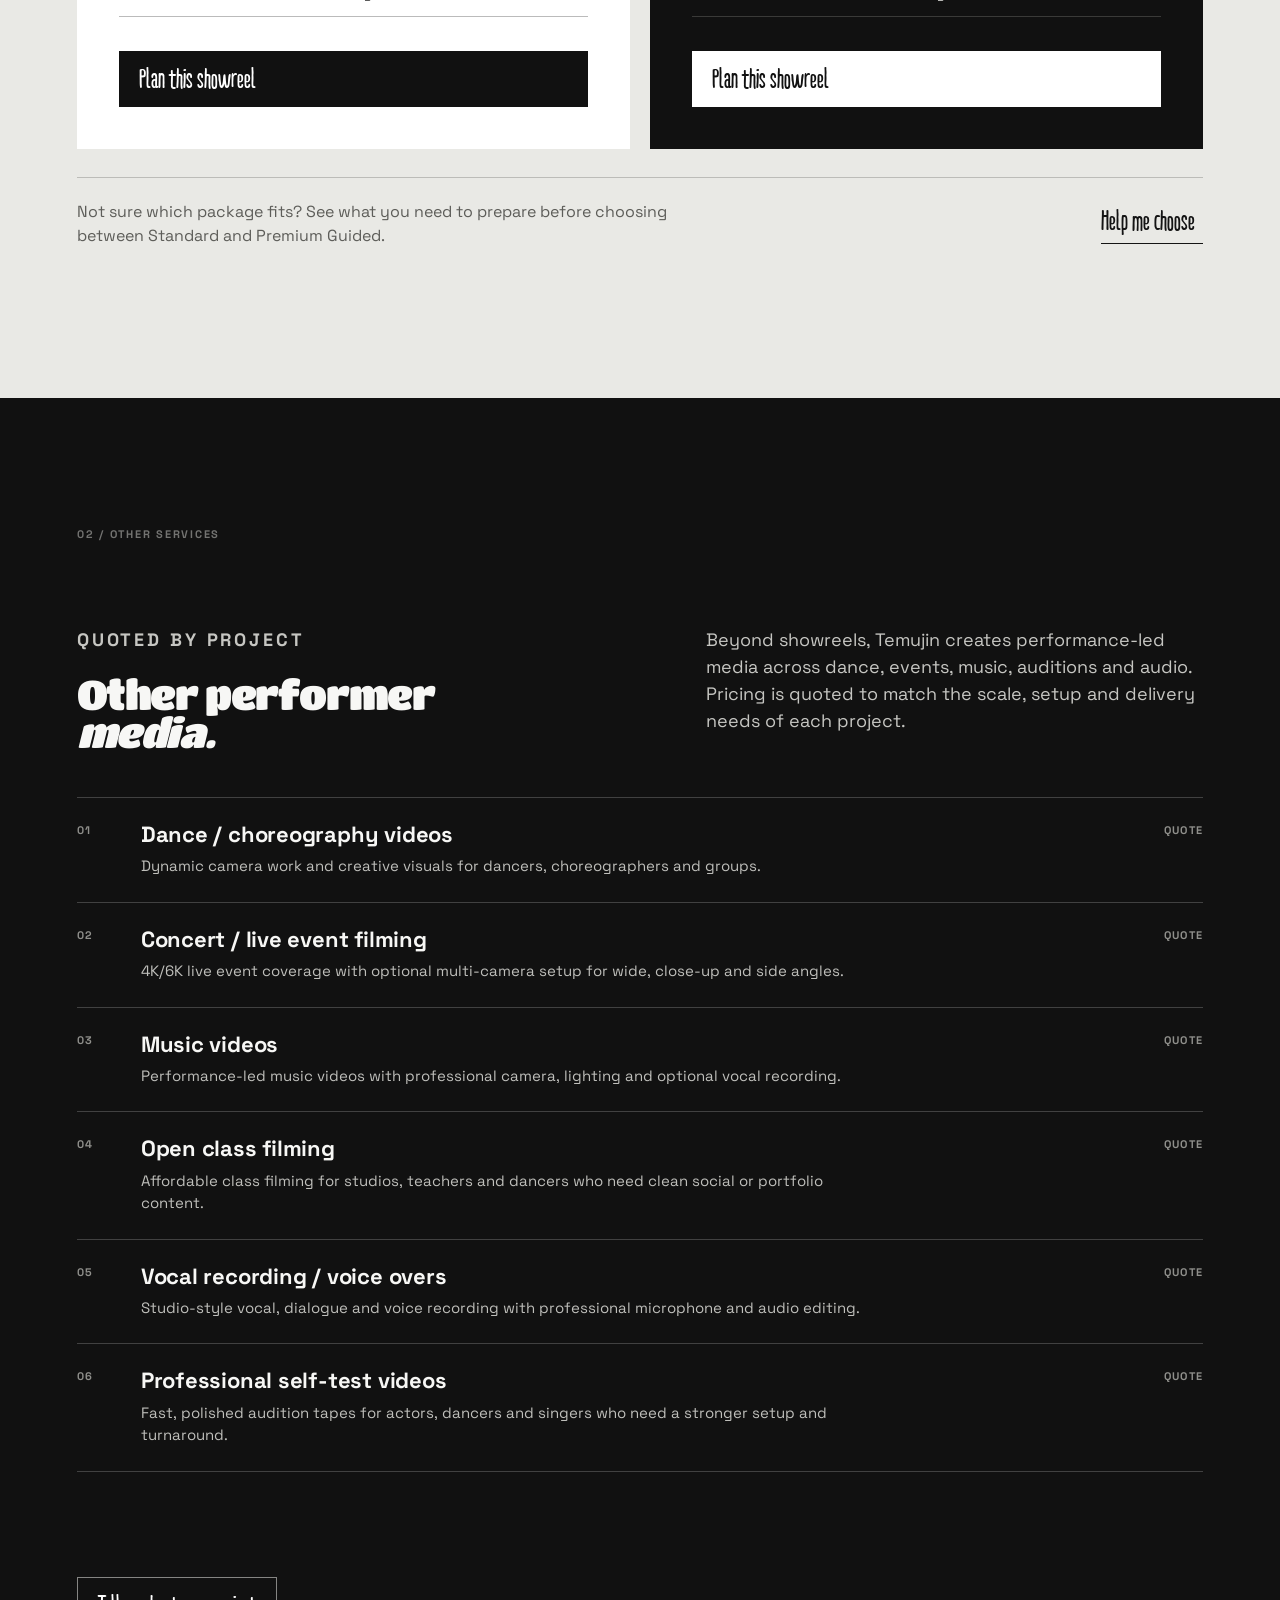
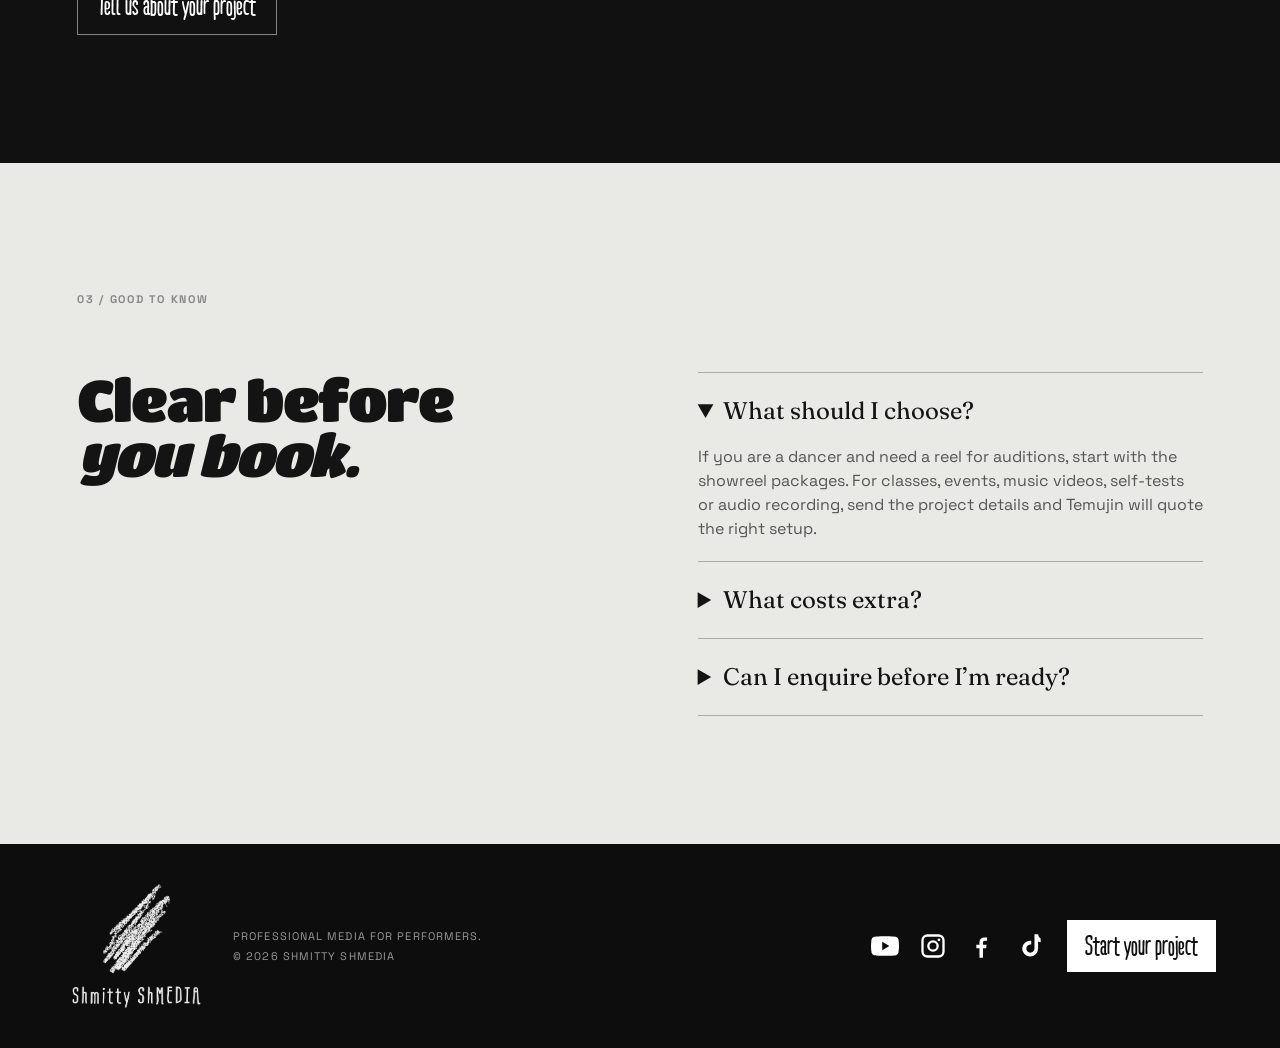
<file: services.html>
<!doctype html><html lang="en"><head><meta charset="utf-8"><meta name="viewport" content="width=device-width, initial-scale=1"><title>Services & Pricing — Shmitty ShMEDIA</title><meta name="description" content="Showreel packages, dance concept videos and performer media by Shmitty ShMEDIA."><link rel="preconnect" href="https://fonts.googleapis.com"><link rel="preconnect" href="https://fonts.gstatic.com" crossorigin><link href="https://fonts.googleapis.com/css2?family=Fraunces:opsz,wght@9..144,400;9..144,500;9..144,600&family=Space+Grotesk:wght@400;500;600;700&family=Titan+One&display=swap" rel="stylesheet"><link rel="stylesheet" href="styles.css"></head><body><header class="site-header"><a class="brand" href="index.html"><img src="assets/logo_transparent_background.png" alt="Shmitty ShMEDIA"></a><nav><a href="services.html">Services &amp; pricing</a><a href="work.html">Work</a><a href="about.html">About Temujin</a><a href="process.html">How it works</a></nav><a class="header-cta" href="enquire.html">Plan your showreel <span></span></a><button class="menu" aria-label="Open menu">☰</button></header><main><section class="page-hero dark-section"><p class="eyebrow">Services &amp; pricing</p><h1>Services &amp;<br><em>pricing.</em></h1><p class="hero-dek">Professional showreels, dance films, live event coverage, music videos, self-tests and audio recording for performers, creatives and businesses.</p></section><section class="pricing section"><div class="section-number">01 / SHOWREELS</div><div class="pricing-intro"><div><p class="eyebrow">The main service</p><h2>Built for dancers<br><em>chasing the next job.</em></h2></div><p>Two levels of support, depending on whether you are bringing prepared choreography and creative direction, or want the process planned with you from the ground up.</p></div><div class="showreel-pricing"><article class="showreel-card" id="professional"><div><p class="eyebrow">01 / Standard Showreel Package</p><div class="price-line"><h3>Professional Showreel</h3><strong>AU$1,500</strong></div><p>For dancers who can organise their own preparation and want Temujin to handle the production and edit.</p><ul><li>1.5–1.75 minute widescreen showreel</li><li>Filmed in 4K/6K</li><li>One edited song</li><li>Five to six dance styles</li><li>3–4 hour studio shoot</li><li>Pre-planning for angles, cuts and transitions</li><li>Professional edit and final delivery</li></ul></div><a class="button dark-button" href="enquire.html?service=professional">Plan this showreel</a></article><article class="showreel-card featured" id="premium"><div><p class="eyebrow">02 / Premium Guided Showreel</p><div class="price-line"><h3>Privileged Princess</h3><strong>AU$3,000</strong></div><p>For dancers who want choreography, creative prep and shoot support handled with them from start to finish.</p><ul><li>Everything in the Standard package</li><li>Creative direction with Temujin</li><li>Choreography support with Marly</li><li>Practice video before the shoot</li><li>Hair, makeup and assistant support</li><li>Guided shoot preparation</li><li>Professional edit and final delivery</li></ul></div><a class="button light" href="enquire.html?service=premium">Plan this showreel</a></article></div><div class="pricing-helper"><p>Not sure which package fits? See what you need to prepare before choosing between Standard and Premium Guided.</p><a class="text-link" href="process.html#choose-showreel-package">Help me choose <span></span></a></div></section><section class="other-services dark-section section" id="other"><div class="section-number">02 / OTHER SERVICES</div><div class="pricing-intro"><div><p class="eyebrow">Quoted by project</p><h2>Other performer<br><em>media.</em></h2></div><p>Beyond showreels, Temujin creates performance-led media across dance, events, music, auditions and audio. Pricing is quoted to match the scale, setup and delivery needs of each project.</p></div><div class="service-menu"><article><b>01</b><div><h3>Dance / choreography videos</h3><p>Dynamic camera work and creative visuals for dancers, choreographers and groups.</p></div><strong>Quote</strong></article><article><b>02</b><div><h3>Concert / live event filming</h3><p>4K/6K live event coverage with optional multi-camera setup for wide, close-up and side angles.</p></div><strong>Quote</strong></article><article><b>03</b><div><h3>Music videos</h3><p>Performance-led music videos with professional camera, lighting and optional vocal recording.</p></div><strong>Quote</strong></article><article><b>04</b><div><h3>Open class filming</h3><p>Affordable class filming for studios, teachers and dancers who need clean social or portfolio content.</p></div><strong>Quote</strong></article><article><b>05</b><div><h3>Vocal recording / voice overs</h3><p>Studio-style vocal, dialogue and voice recording with professional microphone and audio editing.</p></div><strong>Quote</strong></article><article><b>06</b><div><h3>Professional self-test videos</h3><p>Fast, polished audition tapes for actors, dancers and singers who need a stronger setup and turnaround.</p></div><strong>Quote</strong></article></div><a class="button outline-light" href="enquire.html">Tell us about your project</a></section><section class="notes section"><div class="section-number">03 / GOOD TO KNOW</div><div class="notes-grid"><div><h2>Clear before<br><em>you book.</em></h2></div><div class="faq-list"><details open><summary>What should I choose?</summary><p>If you are a dancer and need a reel for auditions, start with the showreel packages. For classes, events, music videos, self-tests or audio recording, send the project details and Temujin will quote the right setup.</p></details><details><summary>What costs extra?</summary><p>Studio hire, location hire, travel, extra crew, rushed delivery or third-party services are confirmed before booking.</p></details><details><summary>Can I enquire before I’m ready?</summary><p>Yes. Temujin can help you work out what needs to be prepared before filming, especially if you are unsure about music, styles, choreography or transitions.</p></details></div></div></section></main><footer class="site-footer dark-section"><a class="footer-cta" href="enquire.html">Start your project</a><img src="assets/logo_transparent_background.png" alt="Shmitty ShMEDIA"><div class="footer-copy"><span>Professional media for performers.</span><span>© 2026 Shmitty ShMEDIA</span></div><div class="footer-socials"><div class="social-links" aria-label="Social links"><a href="https://www.youtube.com/@ShmittyShMEDIA" target="_blank" rel="noopener" aria-label="YouTube"><svg viewBox="0 0 24 24" aria-hidden="true"><path d="M23.5 6.2a3 3 0 0 0-2.1-2.1C19.5 3.6 12 3.6 12 3.6s-7.5 0-9.4.5A3 3 0 0 0 .5 6.2 31 31 0 0 0 0 12a31 31 0 0 0 .5 5.8 3 3 0 0 0 2.1 2.1c1.9.5 9.4.5 9.4.5s7.5 0 9.4-.5a3 3 0 0 0 2.1-2.1A31 31 0 0 0 24 12a31 31 0 0 0-.5-5.8ZM9.6 15.6V8.4L15.8 12l-6.2 3.6Z"/></svg></a><a href="https://www.instagram.com/shmittyshmedia/" target="_blank" rel="noopener" aria-label="Instagram"><svg viewBox="0 0 24 24" aria-hidden="true"><path d="M7.2 2h9.6A5.2 5.2 0 0 1 22 7.2v9.6a5.2 5.2 0 0 1-5.2 5.2H7.2A5.2 5.2 0 0 1 2 16.8V7.2A5.2 5.2 0 0 1 7.2 2Zm0 2A3.2 3.2 0 0 0 4 7.2v9.6A3.2 3.2 0 0 0 7.2 20h9.6a3.2 3.2 0 0 0 3.2-3.2V7.2A3.2 3.2 0 0 0 16.8 4H7.2Zm9.9 1.5a1.2 1.2 0 1 1 0 2.4 1.2 1.2 0 0 1 0-2.4ZM12 7a5 5 0 1 1 0 10 5 5 0 0 1 0-10Zm0 2a3 3 0 1 0 0 6 3 3 0 0 0 0-6Z"/></svg></a><a href="https://www.facebook.com/ShmittyShMEDIA/" target="_blank" rel="noopener" aria-label="Facebook"><svg viewBox="0 0 24 24" aria-hidden="true"><path d="M13.7 22v-8h2.7l.4-3h-3.1V9.1c0-.9.3-1.6 1.7-1.6h1.8V4.8c-.3 0-1.3-.1-2.4-.1-2.4 0-4.1 1.5-4.1 4.2V11H8v3h2.7v8h3Z"/></svg></a><a href="https://www.tiktok.com/@shmittyshmedia" target="_blank" rel="noopener" aria-label="TikTok"><svg viewBox="0 0 24 24" aria-hidden="true"><path d="M16.7 2h3.1c.2 1.5 1 2.8 2.2 3.6v3.1a8.3 8.3 0 0 1-2.2-.6v6.1a6.8 6.8 0 1 1-5.9-6.7v3.3a3.5 3.5 0 1 0 2.8 3.4V2Z"/></svg></a></div></div></footer><script src="script.js"></script></body></html>
</file>
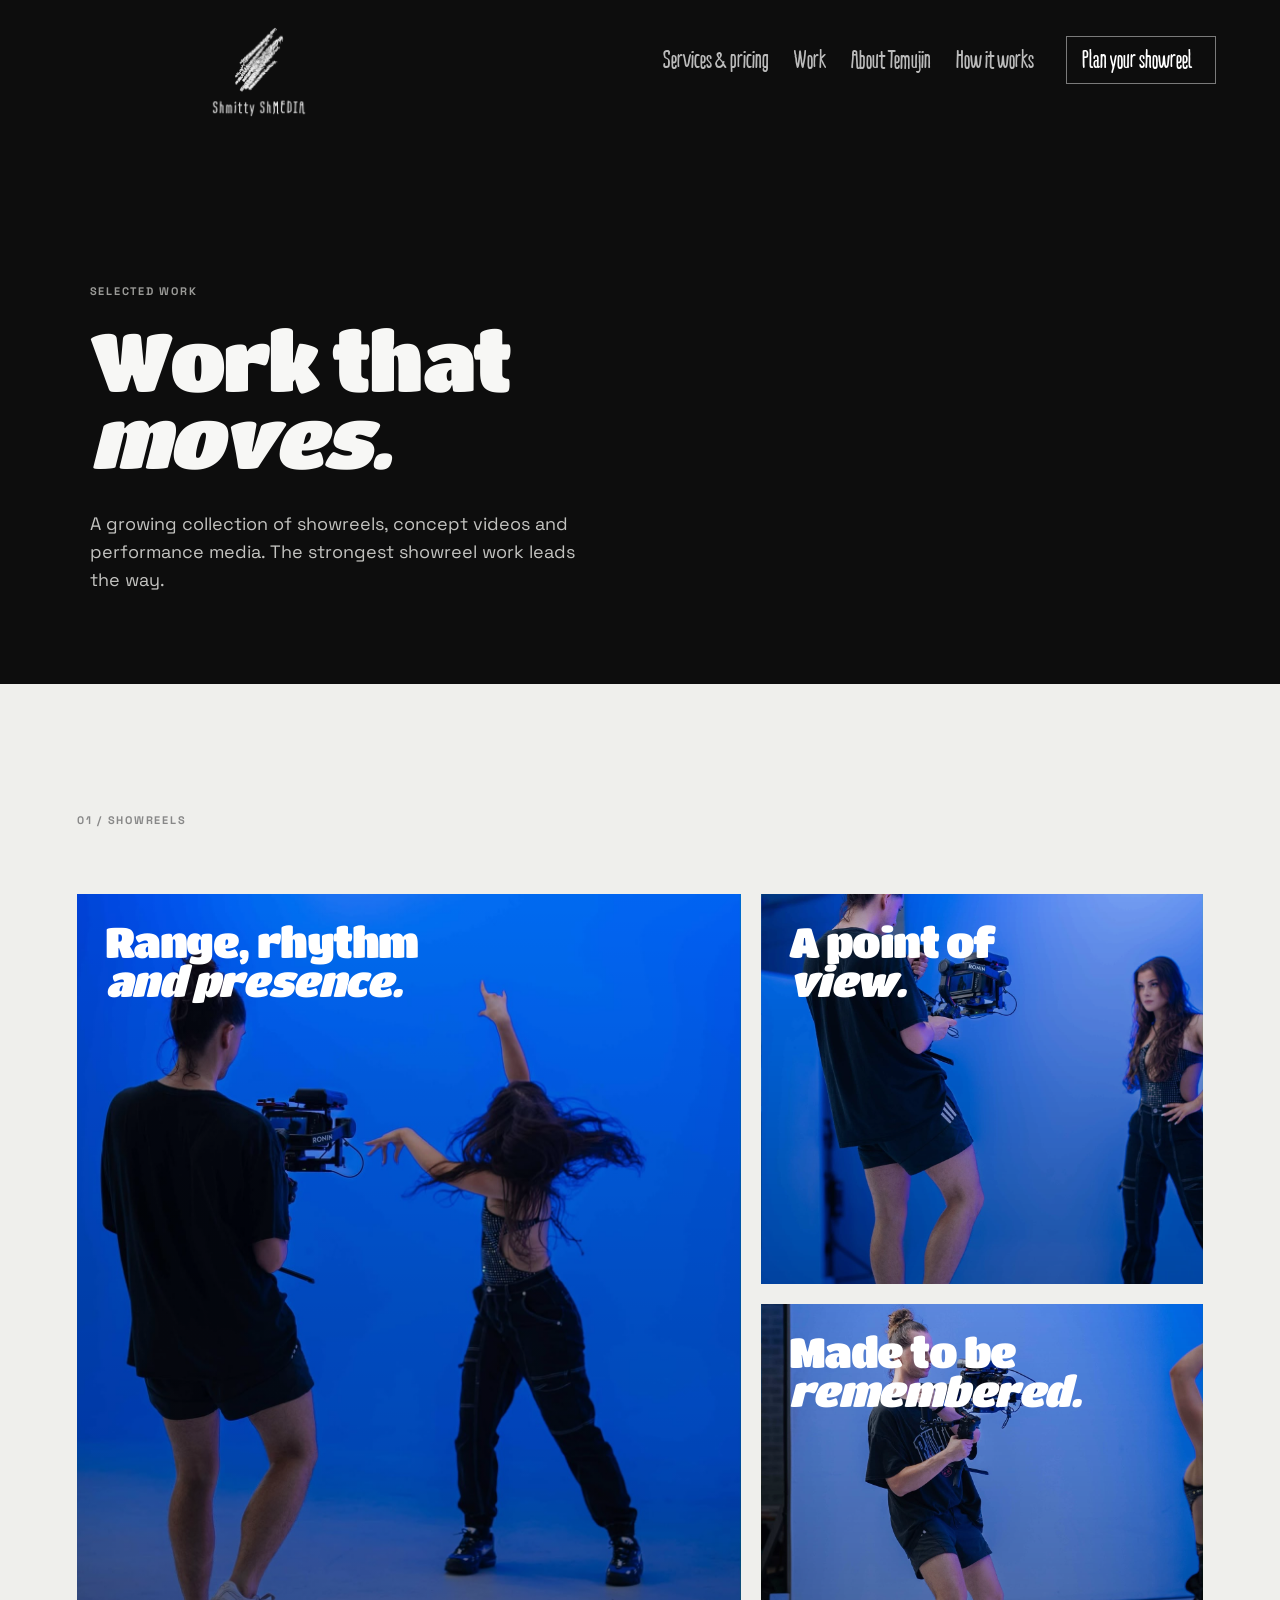
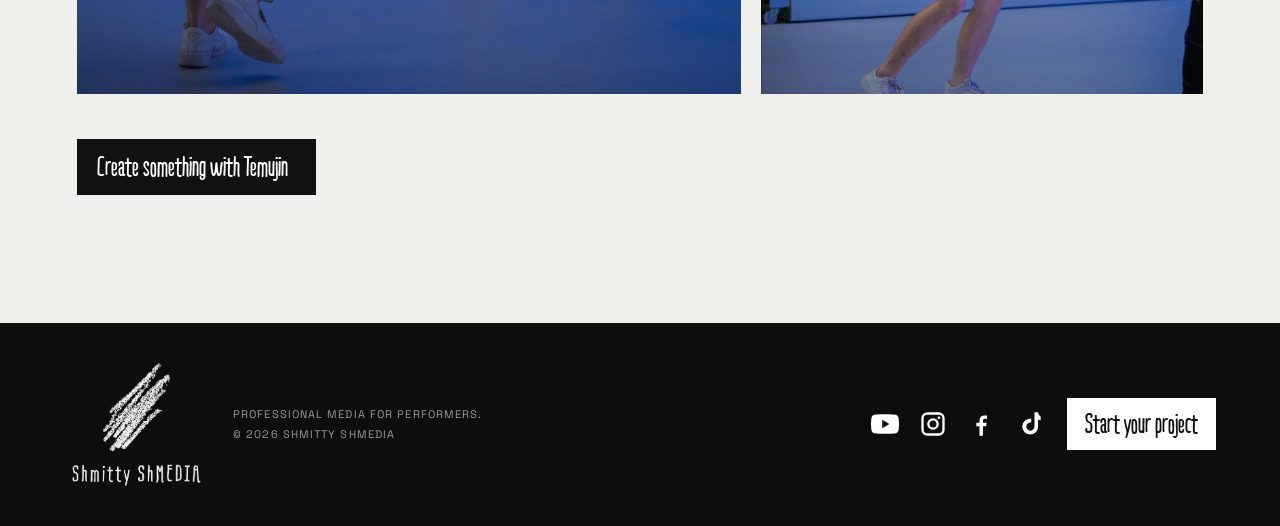
<file: work.html>
<!doctype html><html lang="en"><head><meta charset="utf-8"><meta name="viewport" content="width=device-width, initial-scale=1"><title>Work — Shmitty ShMEDIA</title><meta name="description" content="Showreels, concept videos and performer media by Shmitty ShMEDIA."><link rel="preconnect" href="https://fonts.googleapis.com"><link rel="preconnect" href="https://fonts.gstatic.com" crossorigin><link href="https://fonts.googleapis.com/css2?family=Fraunces:opsz,wght@9..144,400;9..144,500;9..144,600&family=Space+Grotesk:wght@400;500;600;700&family=Titan+One&display=swap" rel="stylesheet"><link rel="stylesheet" href="styles.css"></head><body><header class="site-header"><a class="brand" href="index.html"><img src="assets/logo_transparent_background.png" alt="Shmitty ShMEDIA"></a><nav><a href="services.html">Services &amp; pricing</a><a href="work.html">Work</a><a href="about.html">About Temujin</a><a href="process.html">How it works</a></nav><a class="header-cta" href="enquire.html">Plan your showreel <span></span></a><button class="menu" aria-label="Open menu">☰</button></header><main><section class="page-hero dark-section"><p class="eyebrow">Selected work</p><h1>Work that<br><em>moves.</em></h1><p class="hero-dek">A growing collection of showreels, concept videos and performance media. The strongest showreel work leads the way.</p></section><section class="work-grid section"><div class="section-number">01 / SHOWREELS</div><div class="gallery"><article class="gallery-card tall filming-image image-one"><h3>Range, rhythm<br><em>and presence.</em></h3></article><article class="gallery-card filming-image image-two"><h3>A point of<br><em>view.</em></h3></article><article class="gallery-card filming-image image-three"><h3>Made to be<br><em>remembered.</em></h3></article></div><a class="button dark-button" href="enquire.html">Create something with Temujin <span></span></a></section></main><footer class="site-footer dark-section"><a class="footer-cta" href="enquire.html">Start your project</a><img src="assets/logo_transparent_background.png" alt="Shmitty ShMEDIA"><div class="footer-copy"><span>Professional media for performers.</span><span>© 2026 Shmitty ShMEDIA</span></div><div class="footer-socials"><div class="social-links" aria-label="Social links"><a href="https://www.youtube.com/@ShmittyShMEDIA" target="_blank" rel="noopener" aria-label="YouTube"><svg viewBox="0 0 24 24" aria-hidden="true"><path d="M23.5 6.2a3 3 0 0 0-2.1-2.1C19.5 3.6 12 3.6 12 3.6s-7.5 0-9.4.5A3 3 0 0 0 .5 6.2 31 31 0 0 0 0 12a31 31 0 0 0 .5 5.8 3 3 0 0 0 2.1 2.1c1.9.5 9.4.5 9.4.5s7.5 0 9.4-.5a3 3 0 0 0 2.1-2.1A31 31 0 0 0 24 12a31 31 0 0 0-.5-5.8ZM9.6 15.6V8.4L15.8 12l-6.2 3.6Z"/></svg></a><a href="https://www.instagram.com/shmittyshmedia/" target="_blank" rel="noopener" aria-label="Instagram"><svg viewBox="0 0 24 24" aria-hidden="true"><path d="M7.2 2h9.6A5.2 5.2 0 0 1 22 7.2v9.6a5.2 5.2 0 0 1-5.2 5.2H7.2A5.2 5.2 0 0 1 2 16.8V7.2A5.2 5.2 0 0 1 7.2 2Zm0 2A3.2 3.2 0 0 0 4 7.2v9.6A3.2 3.2 0 0 0 7.2 20h9.6a3.2 3.2 0 0 0 3.2-3.2V7.2A3.2 3.2 0 0 0 16.8 4H7.2Zm9.9 1.5a1.2 1.2 0 1 1 0 2.4 1.2 1.2 0 0 1 0-2.4ZM12 7a5 5 0 1 1 0 10 5 5 0 0 1 0-10Zm0 2a3 3 0 1 0 0 6 3 3 0 0 0 0-6Z"/></svg></a><a href="https://www.facebook.com/ShmittyShMEDIA/" target="_blank" rel="noopener" aria-label="Facebook"><svg viewBox="0 0 24 24" aria-hidden="true"><path d="M13.7 22v-8h2.7l.4-3h-3.1V9.1c0-.9.3-1.6 1.7-1.6h1.8V4.8c-.3 0-1.3-.1-2.4-.1-2.4 0-4.1 1.5-4.1 4.2V11H8v3h2.7v8h3Z"/></svg></a><a href="https://www.tiktok.com/@shmittyshmedia" target="_blank" rel="noopener" aria-label="TikTok"><svg viewBox="0 0 24 24" aria-hidden="true"><path d="M16.7 2h3.1c.2 1.5 1 2.8 2.2 3.6v3.1a8.3 8.3 0 0 1-2.2-.6v6.1a6.8 6.8 0 1 1-5.9-6.7v3.3a3.5 3.5 0 1 0 2.8 3.4V2Z"/></svg></a></div></div></footer><script src="script.js"></script></body></html>
</file>
<file: styles.css>
:root{--display:'Titan One','Arial Rounded MT Bold',sans-serif;--black:#0d0d0d;--white:#f7f7f5;--muted:#a2a2a0;--line:rgba(255,255,255,.2);--ink:#141414;--paper:#efefec;--serif:'Fraunces','Bodoni 72','Didot',Georgia,serif;--sans:'Space Grotesk','Helvetica Neue',Arial,sans-serif}*{box-sizing:border-box}html{scroll-behavior:smooth}body{margin:0;background:var(--paper);color:var(--ink);font-family:var(--sans);font-size:16px;line-height:1.5}a{color:inherit;text-decoration:none}.dark-section{background:var(--black);color:var(--white)}.section{padding:clamp(72px,10vw,150px) clamp(22px,6vw,100px);position:relative}.section-number,.eyebrow{font-size:11px;letter-spacing:.16em;text-transform:uppercase;font-weight:700}.section-number{color:#888;margin-bottom:65px}.dark-section .section-number{color:#737371}.eyebrow{color:#777;margin:0 0 22px}.dark-section .eyebrow{color:#9a9a97}h1,h2,h3{font-family:var(--display);font-weight:400;letter-spacing:-.035em;line-height:.94;margin:0}h1{font-size:clamp(46px,6vw,98px);max-width:900px}h2{font-size:clamp(36px,4.5vw,70px)}h3{font-size:clamp(30px,2.8vw,42px)}em{font-style:italic}p{max-width:620px}.site-header{height:120px;position:absolute;overflow:visible;z-index:10;top:0;left:0;right:0;display:flex;align-items:center;gap:32px;padding:0 clamp(22px,5vw,72px);color:#fff}.brand{height:100px;display:flex;align-items:center;flex-shrink:0;overflow:visible}.brand img{width:390px;height:auto;max-height:100px;transform:translateY(12px);display:block;object-fit:contain;filter:invert(1)}.site-header nav{display:flex;gap:25px;margin-left:auto}.site-header nav a,.header-cta{font-size:12px;text-transform:uppercase;letter-spacing:.08em}.site-header nav a{opacity:.72}.site-header nav a:hover{opacity:1}.header-cta{border:1px solid rgba(255,255,255,.45);padding:11px 15px}.header-cta span,.button span,.text-link span{margin-left:8px}.menu{display:none;background:none;color:#fff;border:0;font-size:22px}.hero{min-height:100svh;padding:150px clamp(22px,7vw,115px) 55px;display:flex;align-items:flex-end;position:relative;overflow:hidden}.hero-copy{position:relative;z-index:2;max-width:760px}.hero-dek{font-size:18px;line-height:1.55;color:#c3c3c0;max-width:515px;margin:35px 0}.actions{display:flex;align-items:center;justify-content:center;gap:28px;flex-wrap:wrap}.hero-cta-stack{display:inline-flex;flex-direction:column;align-items:center;max-width:100%}.button{display:inline-block;padding:15px 20px;text-transform:uppercase;letter-spacing:.1em;font-size:11px;font-weight:700;transition:.25s}.button:hover{transform:translateY(-2px)}.light{background:#fff;color:#111}.dark-button{background:#111;color:#fff}.outline-light{border:1px solid #858583;color:#fff}.text-link{font-size:12px;font-weight:700;text-transform:uppercase;letter-spacing:.1em;display:inline-block;border-bottom:1px solid currentColor;padding-bottom:5px}.light-link{color:#fff}.video-placeholder{position:absolute;top:50%;left:50%;transform:translate(-50%,-50%) rotate(-15deg);z-index:2;font-size:11px;letter-spacing:.16em;color:#d8d8d4;border:1px solid rgba(255,255,255,.5);padding:12px 15px;white-space:nowrap}.hero-video iframe,.hero-video video{position:absolute;inset:0;width:100%;height:100%;border:0;object-fit:cover;background:#000}.hero-video:before{content:"";position:absolute;inset:0;background:linear-gradient(120deg,rgba(0,0,0,.25),rgba(0,0,0,.05) 50%,rgba(0,0,0,.45));z-index:1;pointer-events:none}.video-caption{position:absolute;z-index:3;bottom:36px;right:38px;font-size:10px;letter-spacing:.16em;color:#fff}.hero-art{position:absolute;inset:0;height:auto;margin:0;border:0;z-index:0;background:#101010}.hero-art:after{content:'';position:absolute;inset:0;border:0}.hero-mark{font-family:var(--serif);font-size:clamp(130px,18vw,280px);font-style:italic;letter-spacing:-.18em;transform:rotate(-15deg);color:#eaeae5;opacity:.9}.hero-mark span{font-family:var(--sans);font-size:.18em;vertical-align:middle;letter-spacing:0}.hero-art p{position:absolute;bottom:38px;left:38px;font-size:10px;line-height:1.6;letter-spacing:.18em;color:#b5b5b0}.frame-label{position:absolute;top:38px;left:38px;z-index:2;font-size:10px;letter-spacing:.16em;color:#aaa}.hero-lines{position:absolute;width:64%;height:70%;border:1px solid rgba(255,255,255,.15);transform:rotate(35deg)}.hero-foot{z-index:2;position:absolute;bottom:45px;left:clamp(22px,7vw,115px);right:clamp(22px,7vw,115px);display:flex;justify-content:space-between;color:#8b8b88;font-size:10px;text-transform:uppercase;letter-spacing:.16em}.statement-grid,.standard-grid,.founder-grid,.case-grid,.other-grid,.process-grid{display:grid;grid-template-columns:1.2fr .8fr;gap:clamp(40px,9vw,150px);align-items:end}.large-copy{font-size:21px;line-height:1.45;max-width:520px}.statement .text-link{margin-top:25px}.standard-grid{align-items:start}.standard h2{margin-bottom:50px}.standard-list{border-top:1px solid var(--line)}.standard-list div{display:flex;gap:28px;padding:21px 0;border-bottom:1px solid var(--line)}.standard-list strong{font-size:11px;color:#8f8f8b}.standard-list span{font-size:16px;color:#d2d2ce}.standard .button{margin-top:70px}.result-card{display:grid;grid-template-columns:1.15fr .85fr;align-items:center;gap:clamp(30px,7vw,100px)}.result-poster,.case-image,.founder-portrait{min-height:500px;background:linear-gradient(145deg,#c3c3bd,#353532 42%,#111);position:relative;overflow:hidden}.result-poster .video-placeholder{position:absolute;top:50%;left:50%;transform:translate(-50%,-50%);z-index:2;font-size:11px;letter-spacing:.16em;color:#fff;border:1px solid rgba(255,255,255,.7);padding:12px 15px;white-space:nowrap}.result-poster:after,.case-image:after,.founder-portrait:after{content:'';position:absolute;inset:0;background:linear-gradient(transparent 65%,rgba(0,0,0,.72))}.result-poster span,.case-image span,.founder-portrait span{position:absolute;z-index:1;left:30px;bottom:25px;color:#fff;font-size:11px;letter-spacing:.16em;line-height:1.5}.result-poster b{position:absolute;z-index:1;top:25px;right:30px;color:#fff;font-size:10px;letter-spacing:.16em}.result-copy p:not(.eyebrow),.case p,.other p{font-size:18px;color:#555;max-width:470px;margin:30px 0}.offers-head{display:grid;grid-template-columns:1fr 1fr;gap:40px;margin-bottom:55px}.offers-head p{font-size:18px;color:#5d5d59;max-width:440px}.offer-grid{display:grid;grid-template-columns:1fr 1fr;gap:20px}.offer-card{min-height:390px;padding:36px;background:#fff;display:flex;flex-direction:column;justify-content:space-between}.offer-card.featured{background:#111;color:#fff}.featured .eyebrow{color:#aaa}.offer-card p:not(.eyebrow){color:#5d5d59;max-width:390px}.featured p:not(.eyebrow){color:#c9c9c5}.center-cta{text-align:center;margin-top:45px}.case-grid{align-items:center}.case-image{min-height:510px;background:linear-gradient(155deg,#8c8c86,#20201e 55%,#090909)}.case h2,.founder h2{margin-bottom:24px}.case p{color:#c6c6c2}.founder-grid{align-items:center}.founder-portrait{min-height:560px;background:linear-gradient(140deg,#d0d0ca,#51514d 45%,#121212)}.other-grid{align-items:center}.other h2{font-size:clamp(40px,4.8vw,76px)}.other p{color:#c6c6c2}.process-strip{background:#e5e5e1}.steps{display:grid;grid-template-columns:1fr 1fr;border-top:1px solid #aaa}.steps div{padding:22px 0;border-bottom:1px solid #aaa;display:flex;gap:22px}.steps b{font-size:11px;color:#777}.steps span{font-family:var(--serif);font-size:23px}.final-cta{text-align:center}.final-cta h2{margin:22px auto 44px}.final-cta .text-link{display:block;width:max-content;margin:25px auto 0}.site-footer{padding:32px clamp(22px,5vw,72px);display:grid;grid-template-columns:auto 1fr auto auto;align-items:center;gap:24px}.site-footer img{grid-column:1;width:145px;height:auto;max-width:100%;object-fit:contain;filter:invert(1)}.site-footer .footer-copy{grid-column:2;display:flex;flex-direction:column;gap:3px;color:#999;font-size:11px;text-transform:uppercase;letter-spacing:.1em}.site-footer .footer-cta{grid-column:4;grid-row:1;justify-self:end;background:#fff;color:#111;padding:13px 18px;text-transform:uppercase;font-size:11px;font-weight:700;letter-spacing:.1em;white-space:nowrap;transition:transform .2s}.site-footer .footer-cta:hover{transform:translateY(-2px)}
@media(max-width:850px){.site-header nav,.header-cta{display:none}.menu{display:block;margin-left:auto}.hero{grid-template-columns:1fr;padding-top:135px}.hero-art{height:auto;margin:0}.hero-foot{bottom:20px}.statement-grid,.standard-grid,.founder-grid,.case-grid,.other-grid,.process-grid,.result-card{grid-template-columns:1fr;gap:45px}.offers-head{grid-template-columns:1fr}.offer-grid{grid-template-columns:1fr}.result-poster,.case-image,.founder-portrait{min-height:380px}.site-footer{grid-template-columns:1fr}.site-footer>a{text-align:left}.site-footer .footer-copy{order:3}.section-number{margin-bottom:42px}.large-copy{font-size:18px}}
.page-hero{min-height:76vh;padding:170px clamp(22px,7vw,115px) 90px;display:flex;flex-direction:column;justify-content:flex-end}.page-hero h1{font-size:clamp(50px,6.4vw,106px)}.page-hero .hero-dek{margin:35px 0 0}.pricing{background:#e9e9e5}.price-card{padding:clamp(28px,5vw,70px);background:#fff;margin-bottom:22px;display:grid;grid-template-columns:1fr .8fr;gap:60px;align-items:end}.price-card h2{font-size:clamp(42px,5.4vw,84px);margin-bottom:22px}.price-card p:not(.eyebrow){font-size:18px;color:#555;max-width:530px}.price-card ul{padding:0;margin:35px 0 0;list-style:none;border-top:1px solid #bbb}.price-card li{padding:14px 0;border-bottom:1px solid #bbb;font-size:15px}.price-card li:before{content:'+';margin-right:14px;color:#888}.price-card.dark-section p:not(.eyebrow),.price-card.dark-section li{color:#d3d3cf}.price-card.dark-section ul{border-color:#444}.price-card.dark-section li{border-color:#444}.other-services{background:#111}.service-list{border-top:1px solid var(--line)}.service-list>div{display:grid;grid-template-columns:40px 1fr;gap:16px;padding:20px 0;border-bottom:1px solid var(--line)}.service-list b{color:#888;font-size:11px}.service-list span{font-family:var(--serif);font-size:27px}.service-list small{grid-column:2;color:#aaa;font-size:14px}.other-services>.button{margin-top:60px}.notes{background:#e9e9e5}.notes-grid,.story-grid,.credits-grid,.enquiry-grid{display:grid;grid-template-columns:1fr 1fr;gap:clamp(40px,9vw,150px);align-items:start}.faq-list{border-top:1px solid #aaa}.faq-list details{padding:20px 0;border-bottom:1px solid #aaa}.faq-list summary{font-family:var(--serif);font-size:24px;cursor:pointer}.faq-list p{color:#555;margin-bottom:0}.story-portrait{min-height:620px;background:linear-gradient(145deg,#c7c7c1,#373733 55%,#111);position:relative}.story-portrait:after{content:'';position:absolute;inset:0;background:linear-gradient(transparent 65%,rgba(0,0,0,.7))}.story-portrait span{position:absolute;bottom:25px;left:30px;z-index:1;color:white;font-size:11px;letter-spacing:.16em;line-height:1.5}.credits{background:#e9e9e5}.credits-grid{align-items:end}.gallery{display:grid;grid-template-columns:1.2fr .8fr;gap:20px;margin-bottom:45px}.gallery-card{min-height:390px;background:linear-gradient(145deg,#b0b0aa,#292926 58%,#111);color:#fff;padding:28px;display:flex;flex-direction:column;justify-content:space-between}.gallery-card.tall{min-height:580px;grid-row:span 2}.gallery-card div{display:flex;justify-content:space-between;font-size:10px;letter-spacing:.16em}.gallery-card h3{font-size:42px}.gallery-card small{font-size:11px;text-transform:uppercase;letter-spacing:.12em;color:#bbb}.big-steps{display:grid;grid-template-columns:1fr 1fr;gap:0 80px;margin-bottom:65px}.big-steps>div{padding:30px 0;border-top:1px solid #aaa}.big-steps b{font-size:11px;color:#777}.big-steps h2{font-size:42px;margin:24px 0}.big-steps p{color:#555;font-size:17px}.enquiry{background:#e9e9e5}.enquiry form{background:#fff;padding:clamp(25px,5vw,65px);display:flex;flex-direction:column;gap:20px}.enquiry label{font-size:11px;text-transform:uppercase;letter-spacing:.12em;font-weight:700}.enquiry input,.enquiry select,.enquiry textarea{display:block;width:100%;margin-top:9px;padding:14px 0;border:0;border-bottom:1px solid #999;background:transparent;font:16px var(--sans);color:#111}.enquiry textarea{resize:vertical}.form-two{display:grid;grid-template-columns:1fr 1fr;gap:22px}.success h2{font-size:60px;margin:20px 0}.success p:not(.eyebrow){font-size:18px;color:#555}
@media(max-width:850px){.page-hero{min-height:72vh;padding-top:145px}.price-card,.notes-grid,.story-grid,.credits-grid,.enquiry-grid{grid-template-columns:1fr;gap:40px}.gallery{grid-template-columns:1fr}.gallery-card.tall{min-height:420px;grid-row:auto}.big-steps{grid-template-columns:1fr;gap:0}.form-two{grid-template-columns:1fr}.service-list span{font-size:23px}}

.filming-image{background-size:cover;background-position:center}.image-one{background-image:linear-gradient(180deg,rgba(0,0,0,.05),rgba(0,0,0,.35)),url('assets/temujin-filming-01.jpg')}.image-two{background-image:linear-gradient(180deg,rgba(0,0,0,.05),rgba(0,0,0,.35)),url('assets/temujin-filming-02.jpg')}.image-three{background-image:linear-gradient(180deg,rgba(0,0,0,.05),rgba(0,0,0,.35)),url('assets/temujin-filming-03.jpg')}.temujin-portrait{background-image:url('assets/temujin-portrait.jpg');background-size:cover;background-position:center top}.founder-stage-image{background-image:linear-gradient(180deg,rgba(0,0,0,.05),rgba(0,0,0,.35)),url('assets/temujin-working-01.jpg');background-size:cover;background-position:center}

/* Playful display type inspired by the original Ride My Bike Pro Bold direction. */

@media(max-width:850px){.brand{height:78px}.brand img{width:308px;max-height:78px;transform:translateY(8px)}}

.social-strip{margin-top:32px;display:flex;align-items:center;justify-content:center;width:100%;gap:22px;color:#fff;font-size:10px;text-transform:uppercase;letter-spacing:.14em}.social-links{display:flex;gap:24px;align-items:center;justify-content:center}.social-links a{width:34px;height:34px;display:grid;place-items:center;color:#fff;transition:color .2s,transform .2s}.social-links svg{width:100%;height:100%;fill:currentColor;display:block}.social-links a:hover{color:#fff;transform:translateY(-2px)}.footer-socials{grid-column:3;display:flex;align-items:center;justify-content:flex-end;color:#fff}.footer-socials .social-links{display:flex;flex-direction:row;align-items:center;justify-content:flex-end;gap:20px;color:#fff}.footer-socials .social-links a{width:28px;height:28px}.footer-socials .social-links a:hover{color:#aaa}@media(max-width:850px){body{padding-bottom:82px}.hero-cta-stack{align-items:flex-start}.actions{justify-content:flex-start}.social-strip{align-items:center;justify-content:center;gap:10px;margin-top:28px}.site-footer{grid-template-columns:1fr;justify-items:center;align-items:center;text-align:center;padding-bottom:38px;overflow:hidden;width:100%;max-width:100%}.site-footer .footer-cta{position:fixed;right:16px;bottom:calc(16px + env(safe-area-inset-bottom));z-index:30;order:0;grid-column:auto;grid-row:auto;justify-self:auto;max-width:calc(100vw - 32px);box-shadow:0 12px 34px rgba(0,0,0,.28)}.site-footer img{order:1;justify-self:center}.footer-socials{order:2;grid-column:1/-1;width:100%;justify-self:stretch;display:flex;justify-content:center}.footer-socials .social-links{width:100%;justify-content:center;flex-direction:row}.site-footer .footer-copy{order:3;grid-column:1/-1;width:100%;max-width:none;justify-self:stretch;align-items:center;justify-content:center;text-align:center;color:#999}.site-footer .footer-copy span{display:block;width:100%;text-align:center}.site-footer>a{text-align:center}}


.working-gallery{background:#e9e9e5}.about-gallery{display:grid;grid-template-columns:repeat(3,minmax(0,1fr));gap:12px;width:min(560px,50%);max-width:100%}.about-gallery-item{appearance:none;border:0;padding:0;background:#111;aspect-ratio:1/1;overflow:hidden;cursor:pointer}.about-gallery-item img{width:100%;height:100%;display:block;object-fit:cover;transition:transform .25s ease}.about-gallery-item:hover img{transform:scale(1.04)}.image-lightbox{width:min(900px,calc(100vw - 36px));max-height:88vh;padding:0;border:0;background:transparent}.image-lightbox::backdrop{background:rgba(0,0,0,.82)}.image-lightbox img{width:100%;max-height:88vh;display:block;object-fit:contain;background:#111}.lightbox-close{position:absolute;top:10px;right:10px;width:36px;height:36px;border:0;background:#fff;color:#111;font-size:24px;line-height:1;cursor:pointer}@media(max-width:850px){.about-gallery{grid-template-columns:repeat(3,1fr);gap:8px;width:100%}.lightbox-close{top:8px;right:8px}}


.pricing-intro{display:grid;grid-template-columns:1fr .9fr;gap:clamp(28px,6vw,90px);align-items:end;margin-bottom:45px}.pricing-intro h2{font-size:clamp(30px,3.2vw,52px)}.pricing-intro p{font-size:18px;color:#5d5d59;max-width:520px}.dark-section .pricing-intro p{color:#c6c6c2}.showreel-pricing{display:grid;grid-template-columns:1fr 1fr;gap:20px}.showreel-card{background:#fff;min-height:560px;padding:clamp(26px,4vw,42px);display:flex;flex-direction:column;justify-content:space-between;gap:34px}.showreel-card.featured{background:#111;color:#fff}.showreel-card h3{font-family:var(--sans);font-size:clamp(22px,2.1vw,32px);line-height:1.08;letter-spacing:-.02em;font-weight:700}.showreel-card p:not(.eyebrow){color:#595955;font-size:16px;max-width:460px}.showreel-card.featured p:not(.eyebrow){color:#c9c9c5}.price-line{display:flex;align-items:flex-start;justify-content:space-between;gap:24px;margin-bottom:22px}.price-line strong{font-size:clamp(24px,2.6vw,38px);line-height:1;font-family:var(--display);font-weight:400;white-space:nowrap}.showreel-card ul{list-style:none;padding:0;margin:28px 0 0;border-top:1px solid #bbb}.showreel-card li{padding:12px 0;border-bottom:1px solid #bbb;font-size:14px;color:#333}.showreel-card li:before{content:'+';margin-right:12px;color:#777}.showreel-card.featured ul{border-color:#3a3a38}.showreel-card.featured li{border-color:#3a3a38;color:#e3e3df}.service-menu{border-top:1px solid var(--line);margin-bottom:45px}.service-menu article{display:grid;grid-template-columns:42px 1fr auto;gap:22px;align-items:start;padding:24px 0;border-bottom:1px solid var(--line)}.service-menu b,.service-menu strong{font-size:11px;letter-spacing:.12em;text-transform:uppercase;color:#8f8f8b}.service-menu h3{font-family:var(--sans);font-size:22px;line-height:1.15;letter-spacing:-.01em;font-weight:700;margin:0 0 8px}.service-menu p{margin:0;color:#bfbfbb;font-size:15px;max-width:720px}@media(max-width:850px){.pricing-intro,.showreel-pricing{grid-template-columns:1fr}.showreel-card{min-height:auto}.price-line{display:block}.price-line strong{display:block;margin-top:14px}.service-menu article{grid-template-columns:34px 1fr}.service-menu strong{grid-column:2}.pricing-intro p{font-size:16px}}


.prep-scope{background:#f4f4f1}.prep-grid{display:grid;grid-template-columns:.85fr 1.15fr;gap:clamp(36px,7vw,100px);align-items:start}.prep-grid h2{font-size:clamp(32px,3.4vw,56px)}.prep-list{display:grid;grid-template-columns:1fr 1fr;gap:18px}.prep-list article{background:#fff;padding:24px;min-height:210px}.prep-list b{display:block;color:#8f8f8b;font-size:11px;letter-spacing:.12em;margin-bottom:18px}.prep-list h3{font-family:var(--sans);font-size:22px;line-height:1.12;letter-spacing:-.01em;font-weight:700;margin:0 0 14px}.prep-list p{font-size:15px;color:#5b5b57;margin:0}@media(max-width:850px){.prep-grid,.prep-list{grid-template-columns:1fr}.prep-list article{min-height:auto}}


.pricing-helper{display:flex;align-items:center;justify-content:space-between;gap:24px;margin-top:28px;padding:22px 0;border-top:1px solid #bcbcb8}.pricing-helper p{margin:0;color:#5d5d59;font-size:16px;max-width:620px}.prep-scope .button{margin-top:28px}@media(max-width:850px){.pricing-helper{display:block}.pricing-helper .text-link{margin-top:16px}}

@font-face {
  font-family: 'RideMyBike Pro';
  src: url('assets/fonts/ridemybike-pro-bold.woff') format('woff');
  font-weight: 700;
  font-style: normal;
  font-display: swap;
}

.site-header nav a,
.header-cta,
.button,
.text-link,
.site-footer .footer-cta {
  font-family: 'RideMyBike Pro', var(--sans);
  font-size: 28px;
  font-weight: 700;
  font-style: normal;
  font-synthesis: none;
  line-height: 1.15;
  letter-spacing: 0;
  text-transform: none;
}

.site-header nav a,
.header-cta {
  font-size: 26px;
}

.site-header nav a { white-space: nowrap; }
.button { padding: 12px 20px; }
.header-cta { padding: 8px 15px; }
.site-footer .footer-cta { padding: 10px 18px; }
.text-link { max-width: 100%; }
.final-cta .text-link { max-width: 100%; }

@media (min-width: 851px) and (max-width: 1100px) {
  .site-header nav,
  .site-header .header-cta { display: none; }
  .site-header .menu { display: block; margin-left: auto; }
}

@media (max-width: 850px) {
  .site-header nav a {
    min-height: 44px;
    display: flex;
    align-items: center;
  }
  .button,
  .text-link,
  .site-footer .footer-cta { font-size: 26px; }
}
</file>
